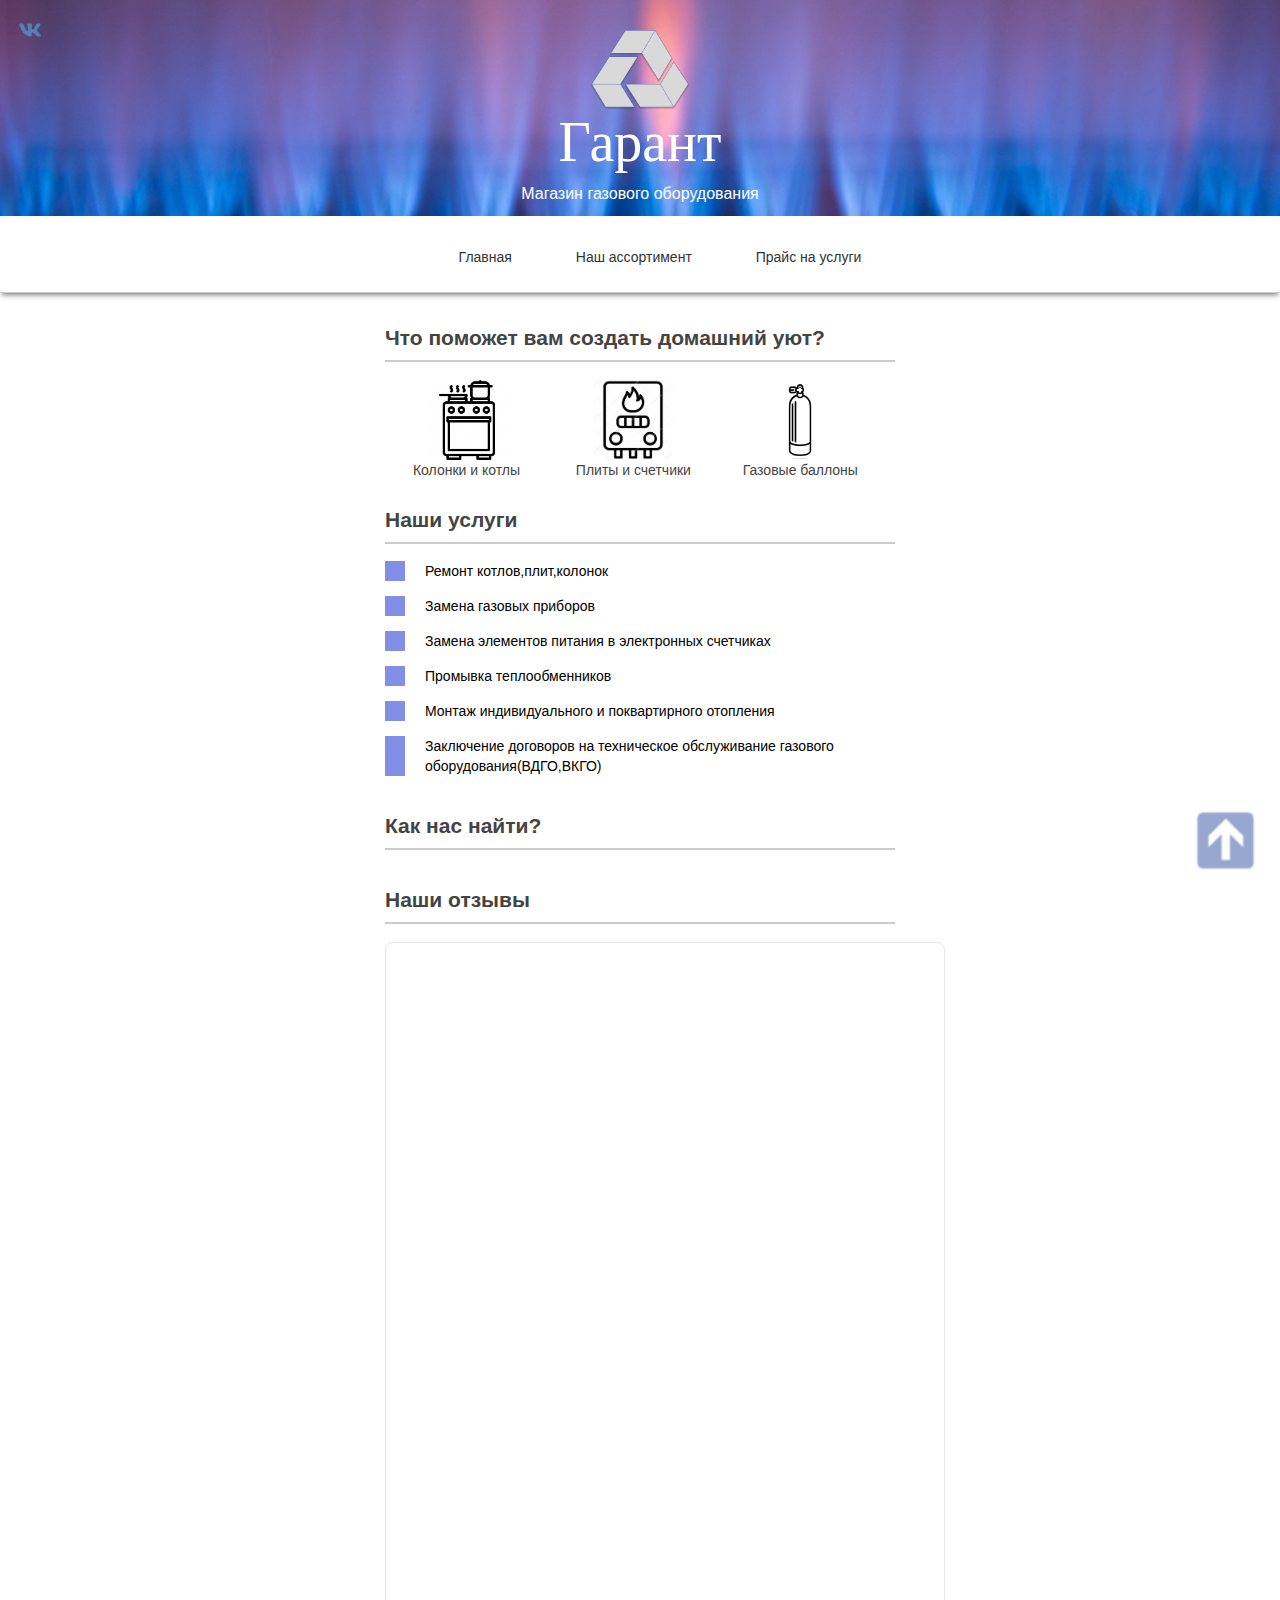
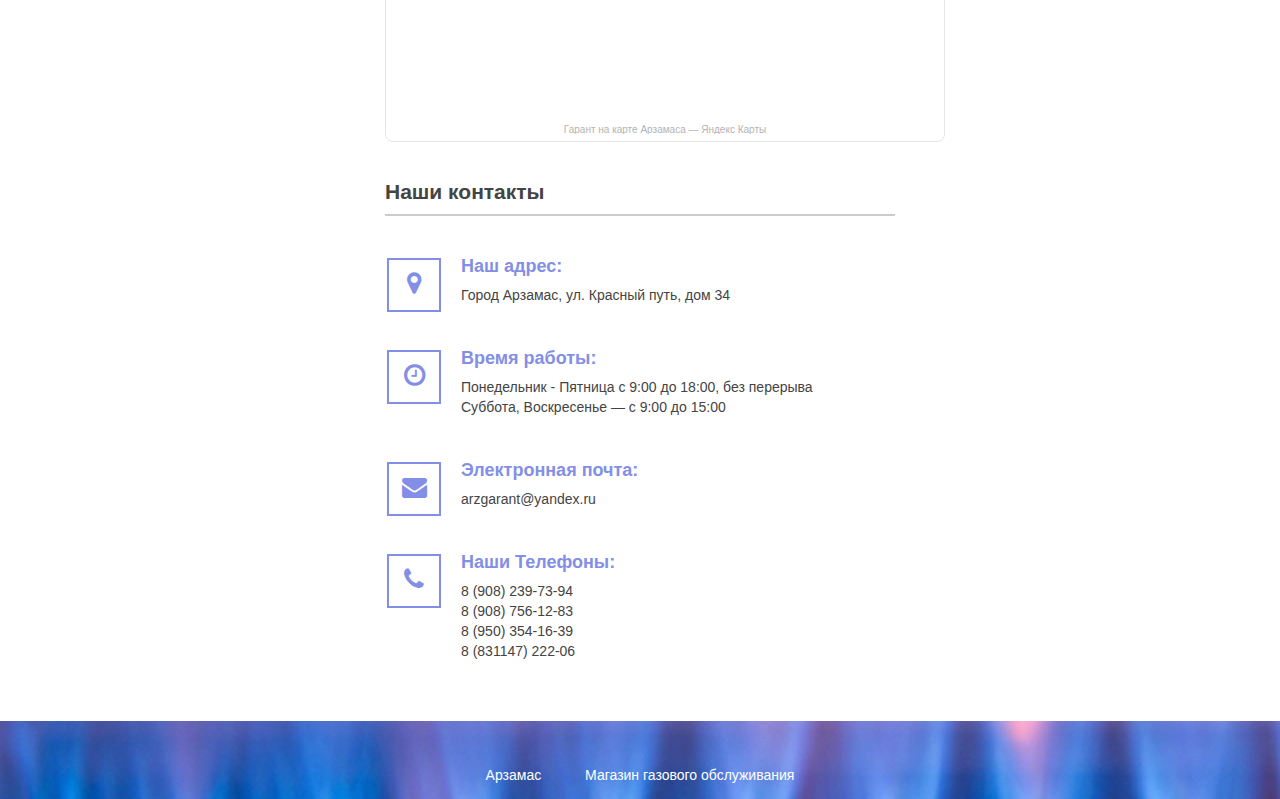
<file: index.html>
<!DOCTYPE html>
<html lang="ru">
  <head>
    <meta charset="utf-8">
    <title>Магазин газового оборудования</title>
    <link rel="stylesheet" href="style.css">
  </head>

  <body>
    <div>
      <a id="top"/>
    </div>

    <header class="site-header">
      <div class="container">
        <img src="Vector 1.png" width="100" height="80" align="center">
        <h1>Гарант</h1>
        <p>Магазин газового оборудования</p>
      </div>
      <nav>
        <div class="container134"> 
          <ul>
            <li><a href="#">Главная</a></li>
            <li><a href="index2.html">Наш ассортимент</a></li> 
            <li><a href="index3.html">Прайс на услуги</a></li> 
          </ul> 
        </div> 
      </nav> 
    </header>

    <div><a href="#top" class="idTop">
      <img src="l.png"/></a>
    </div>

    <section class="features">
      <h2>Что поможет вам создать домашний уют?</h2>
      <p class="feature-furniture">Колонки и котлы</p>
      <p class="feature-lighting">Плиты и счетчики</p>
      <p class="feature-accessories">Газовые баллоны</p>
    </section>

    <section class="advantages">
      <h2>Наши услуги</h2>
      <ul class="advantages-list">
        <li class="advantages-item">Ремонт котлов,плит,колонок</li>
        <li class="advantages-item standard">Замена газовых приборов</li>
        <li class="advantages-item standard">Замена элементов питания в электронных счетчиках</li>
        <li class="advantages-item vip">Промывка теплообменников</li>
        <li class="advantages-item vip">Монтаж индивидуального и поквартирного отопления</li>
        <li class="advantages-item vip">Заключение договоров на техническое обслуживание газового оборудования(ВДГО,ВКГО)</li>
      </ul>
    </section>

    <section class="advantages">
      <h2>Как нас найти?</h2>
      <script type="text/javascript" charset="utf-8" async src="https://api-maps.yandex.ru/services/constructor/1.0/js/?um=constructor%3A395480c375432c09063eaa8d636b8ddd0891d21f31b49fb702e4d923dcc974ac&amp;width=500&amp;height=400&amp;lang=ru_RU&amp;scroll=true"></script>
    </section>

    <section class="advantages">
      <h2>Наши отзывы</h2>
      <div style="width:560px;height:800px;overflow:hidden;position:relative;">
        <iframe style="width:100%;height:100%;border:1px solid #e6e6e6;border-radius:8px;box-sizing:border-box" src="https://yandex.ru/maps-reviews-widget/58921623613?comments"></iframe>
        <a href="https://yandex.ru/maps/org/garant/58921623613/" target="_blank" style="box-sizing:border-box;text-decoration:none;color:#b3b3b3;font-size:10px;font-family:YS Text,sans-serif;padding:0 20px;position:absolute;bottom:8px;width:100%;text-align:center;left:0;overflow:hidden;text-overflow:ellipsis;display:block;max-height:14px;white-space:nowrap;padding:0 16px;box-sizing:border-box">Гарант на карте Арзамаса — Яндекс Карты</a>
      </div>
    </section>

    <section class="advantages">
      <h2>Наши контакты</h2>
   <div class="wrapper">

    <div class="ico-wrap"> <i class="fa fa-map-marker ico-contact"></i>
    </div>
    <div class="descript-wrapper">
        <h4 class="aio-icon-title">Наш адрес:</h4>
        <div class="aio-icon-description">
            Город Арзамас, ул. Красный путь, дом 34</div>
    </div>

    <span class="clearfix"></span>

    <div class="ico-wrap"> <i class="fa fa-clock-o ico-contact"></i>
    </div>
    <div class="descript-wrapper">
        <h4 class="aio-icon-title">Время работы:</h4>
        <div class="aio-icon-description">
            Понедельник - Пятница с 9:00 до 18:00, без перерыва
            <br>Суббота, Воскресенье — с 9:00 до 15:00 </div>
    </div>

    <span class="clearfix"></span>

    <div class="ico-wrap">
        <i class="fa fa-envelope ico-contact"></i>
    </div>
    <div class="descript-wrapper">
        <h4 class="aio-icon-title">Электронная почта:</h4>
        <div class="aio-icon-description"> arzgarant@yandex.ru </div>
    </div>

    <span class="clearfix"></span>

    <div class="ico-wrap">
        <i class="fa fa-phone ico-contact"></i>
    </div>
    <div class="descript-wrapper">
        <h4 class="aio-icon-title">Наши Телефоны:</h4>
        <div class="aio-icon-description">
            8 (908) 239-73-94
            <br>8 (908) 756-12-83
            <br>8 (950) 354-16-39
            <br>8 (831147) 222-06</div>
    </div>

    <span class="clearfix"></span>

</div>
    </section>

    <footer class="site-footer">
      <ul class="social-icons-1">
        <a href="https://vk.com/arzgarant"><img src="48.png" align="center" alt="Подписывайся:)"/></a>
      </ul>
      <div class="container">
        <p>Арзамас</p>
        <p>Магазин газового обслуживания</p>
      </div>
    </footer>
  </body>
</html>
</file>
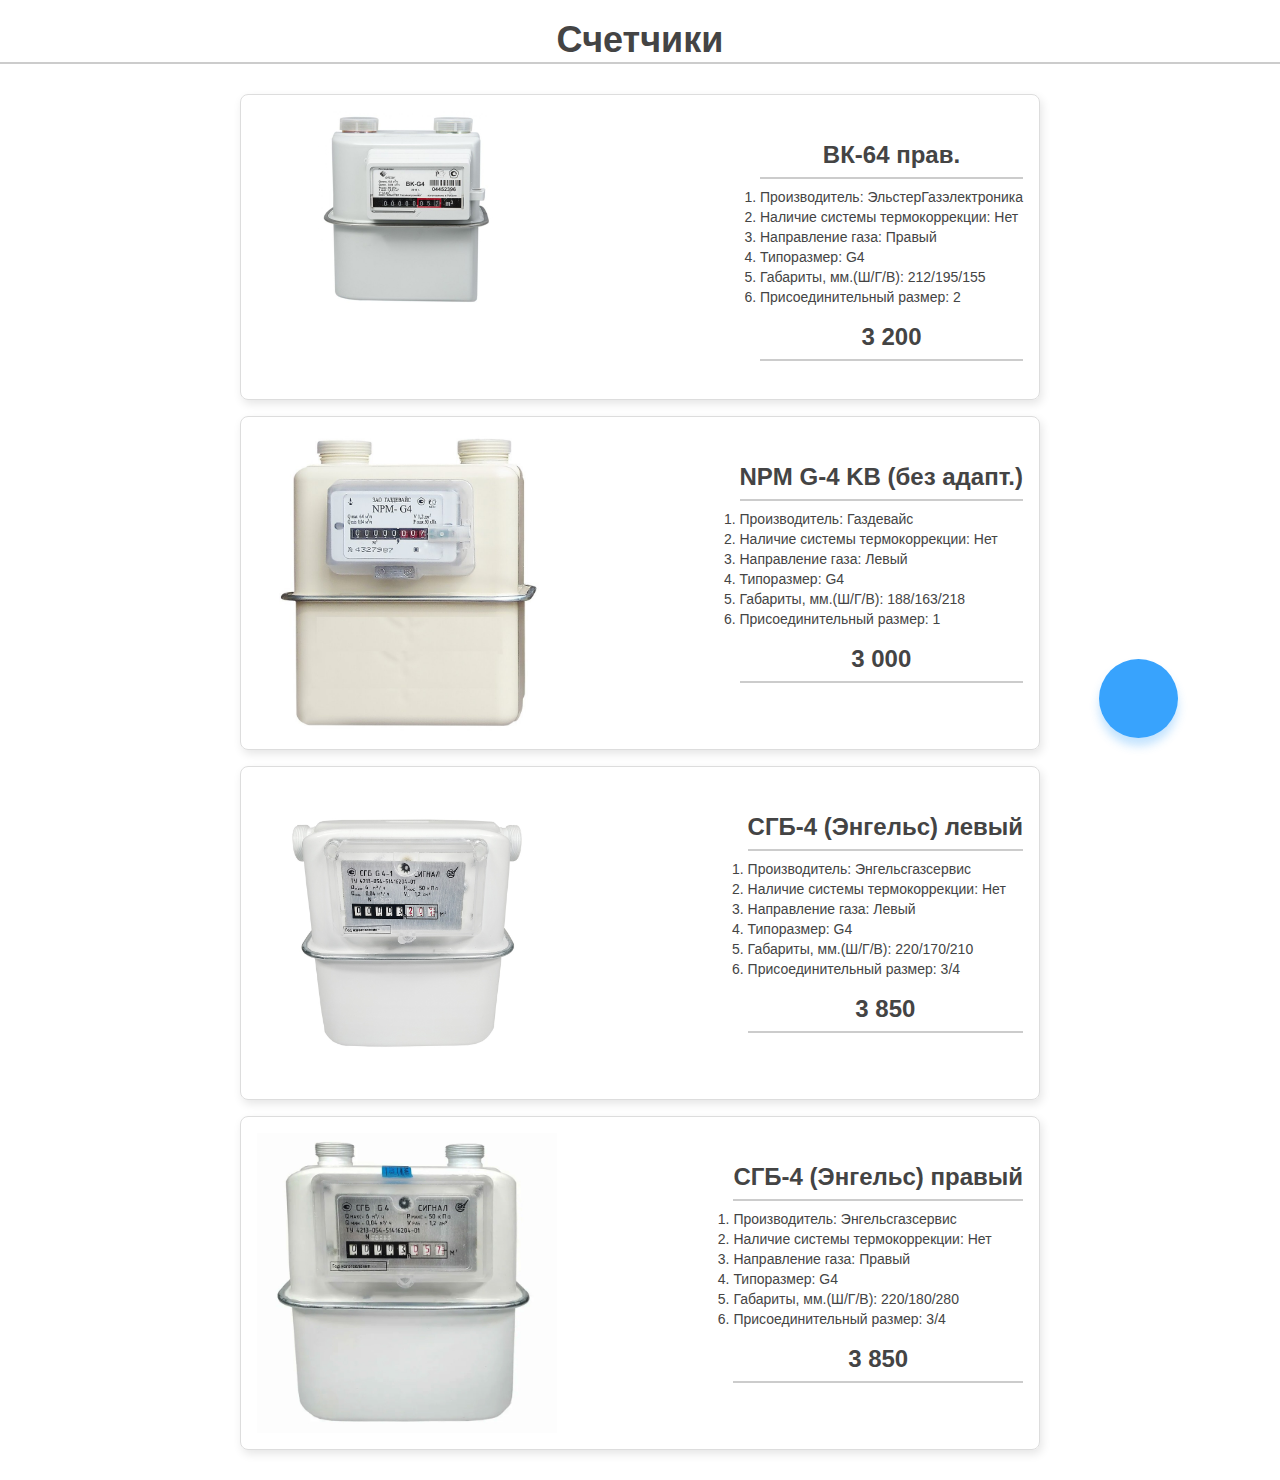
<file: index10.html>
<!DOCTYPE html>
<html lang="ru">
  <head>
    <meta charset="utf-8">
    <title>Счетчики</title>
    <link rel="stylesheet" href="style4.css">
  </head>

  <body>
    <header>
      <h2>Счетчики</h2>
    </header>
    <a href="tel:+79082397394" rel="nofollow ugc">
      <div class="callback-bt">
        <div class="text-call">
          <span>Позвоните<br>нам</span>
        </div>
      </div>
    </a>
    <section class="features">
      <div class="card">
        <div class="product-card">
          <img src="вк64.jpg" alt="Product Image">
          <ol>
            <h2>ВК-64 прав.</h2>
            <li>Производитель: ЭльстерГазэлектроника</li>
            <li>Наличие системы термокоррекции: Нет</li>
            <li>Направление газа: Правый</li>
            <li>Типоразмер: G4 </li>
            <li>Габариты, мм.(Ш/Г/В): 212/195/155</li>
            <li>Присоединительный размер: 2</li>
            <h2>3 200</h2>
          </ol>
        </div>
      </div>

      <div class="card">
        <div class="product-card">
          <img src="npm.jpg" alt="Product Image">
          <ol>
            <h2>NPM G-4 KB (без адапт.)</h2>
            <li>Производитель: Газдевайс</li>
            <li>Наличие системы термокоррекции: Нет</li>
            <li>Направление газа: Левый</li>
            <li>Типоразмер: G4</li>
            <li>Габариты, мм.(Ш/Г/В): 188/163/218 </li>
            <li>Присоединительный размер: 1</li>
            <h2>3 000</h2>
          </ol>
        </div>
      </div>

      <div class="card">
        <div class="product-card">
          <img src="сгб.jpg" alt="Product Image">
          <ol>
            <h2>СГБ-4 (Энгельс) левый</h2>
            <li>Производитель: Энгельсгазсервис</li>
            <li>Наличие системы термокоррекции: Нет</li>
            <li>Направление газа: Левый</li>
            <li>Типоразмер: G4</li>
            <li>Габариты, мм.(Ш/Г/В): 220/170/210 </li>
            <li>Присоединительный размер: 3/4</li>
            <h2>3 850</h2>
          </ol>
        </div>
      </div>

       <div class="card">
        <div class="product-card">
          <img src="сгбпр.jpg" alt="Product Image">
          <ol>
            <h2>СГБ-4 (Энгельс) правый</h2>
            <li>Производитель: Энгельсгазсервис</li>
            <li>Наличие системы термокоррекции: Нет</li>
            <li>Направление газа: Правый</li>
            <li>Типоразмер: G4</li>
            <li>Габариты, мм.(Ш/Г/В): 220/180/280 </li>
            <li>Присоединительный размер: 3/4</li>
            <h2>3 850</h2>
          </ol>
        </div>
      </div>
    </section>
  </body>
</html>
</file>
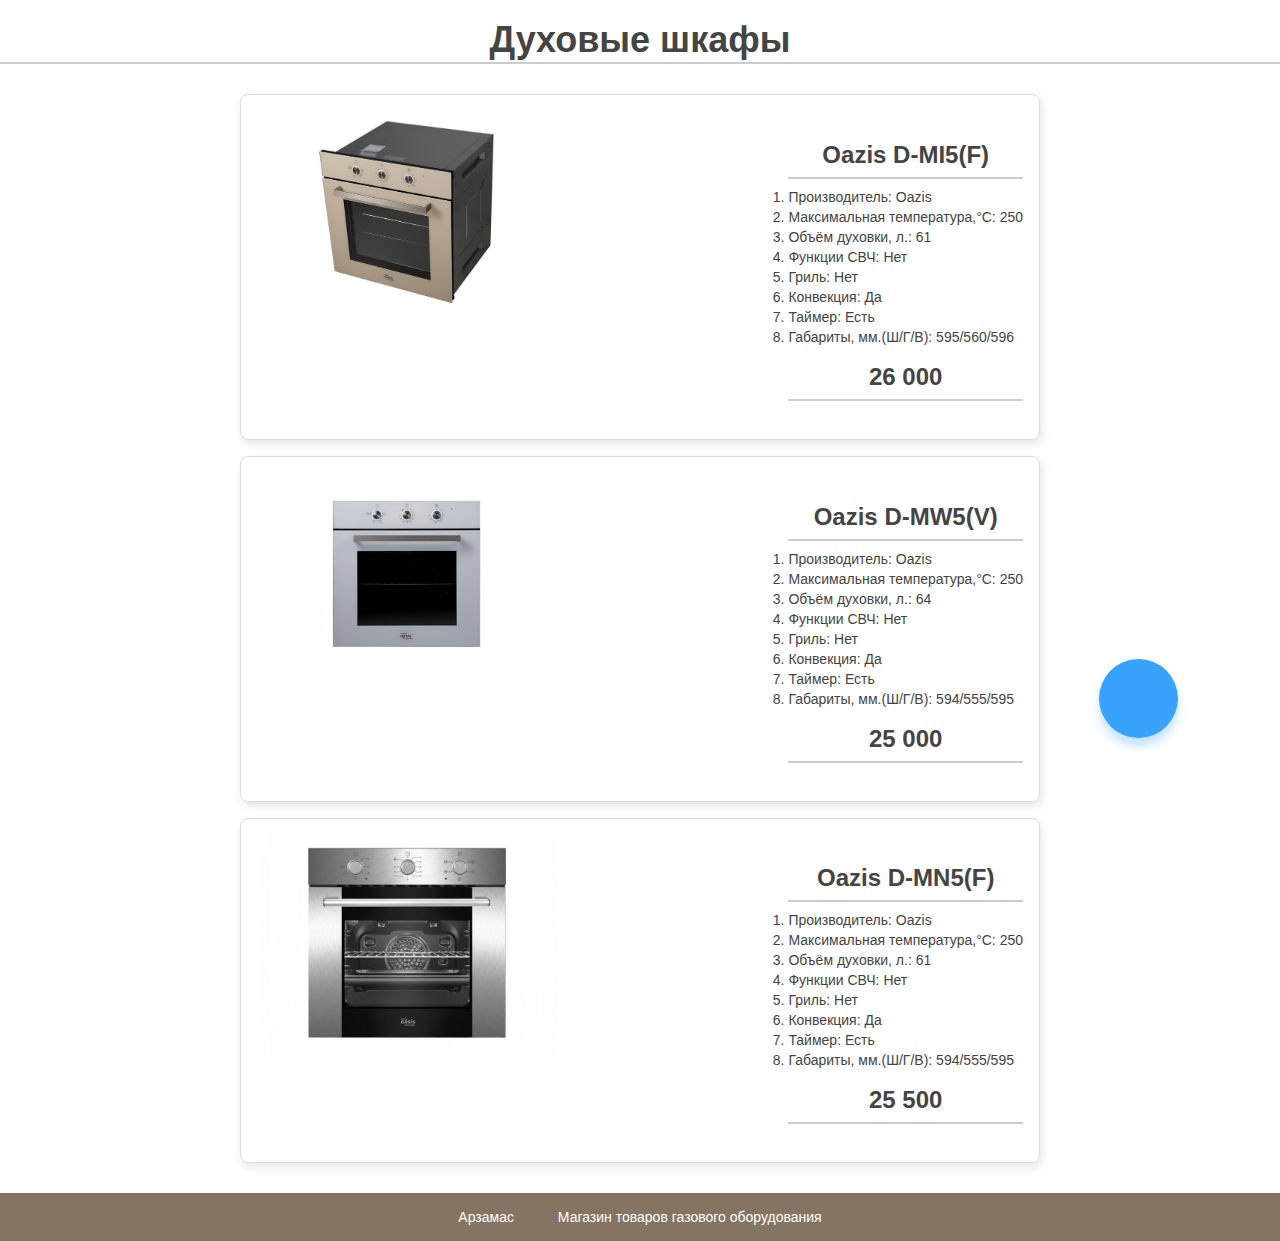
<file: index11.html>
<!DOCTYPE html>
<html lang="ru">
  <head>
    <meta charset="utf-8">
    <title>Духовые шкафы</title>
    <link rel="stylesheet" href="style4.css">
  </head>

  <body>
    <header>
      <h2>Духовые шкафы</h2>
    </header>
    <a href="tel:+79082397394" rel="nofollow ugc">
      <div class="callback-bt">
        <div class="text-call">
          <span>Позвоните<br>нам</span>
        </div>
      </div>
    </a>
    <section class="features">
      <div class="card">
        <div class="product-card">
          <img src="oazis1.jpg" alt="Product Image">
          <ol>
            <h2>Oazis D-MI5(F)</h2>
            <li>Производитель: Oazis</li>
            <li>Максимальная температура,°C: 250</li>
            <li>Объём духовки, л.: 61</li>
            <li>Функции СВЧ: Нет</li>
            <li>Гриль: Нет</li>
            <li>Конвекция: Да</li>
            <li>Таймер: Есть</li>
            <li>Габариты, мм.(Ш/Г/В): 595/560/596</li>
            <h2>26 000</h2>
          </ol>
        </div>
      </div>

      <div class="card">
        <div class="product-card">
          <img src="oazis2.jpg" alt="Product Image">
          <ol>
            <h2>Oazis D-MW5(V)</h2>
            <li>Производитель: Oazis</li>
            <li>Максимальная температура,°C: 250</li>
            <li>Объём духовки, л.: 64</li>
            <li>Функции СВЧ: Нет</li>
            <li>Гриль: Нет</li>
            <li>Конвекция: Да</li>
            <li>Таймер: Есть</li>
            <li>Габариты, мм.(Ш/Г/В): 594/555/595</li>
            <h2>25 000</h2>
          </ol>
        </div>
      </div>

      <div class="card">
        <div class="product-card">
          <img src="оазис3.jpg" alt="Product Image">
          <ol>
            <h2>Oazis D-MN5(F)</h2>
            <li>Производитель: Oazis</li>
            <li>Максимальная температура,°C: 250</li>
            <li>Объём духовки, л.: 61</li>
            <li>Функции СВЧ: Нет</li>
            <li>Гриль: Нет</li>
            <li>Конвекция: Да</li>
            <li>Таймер: Есть</li>
            <li>Габариты, мм.(Ш/Г/В): 594/555/595</li>
            <h2>25 500</h2>
          </ol>
        </div>
      </div>
    </section>

    <footer class="site-footer">
      <div class="container">
        <p>Арзамас</p>
        <p>Магазин товаров газового оборудования</p>
      </div>
    </footer>
  </body>
</html>
</file>
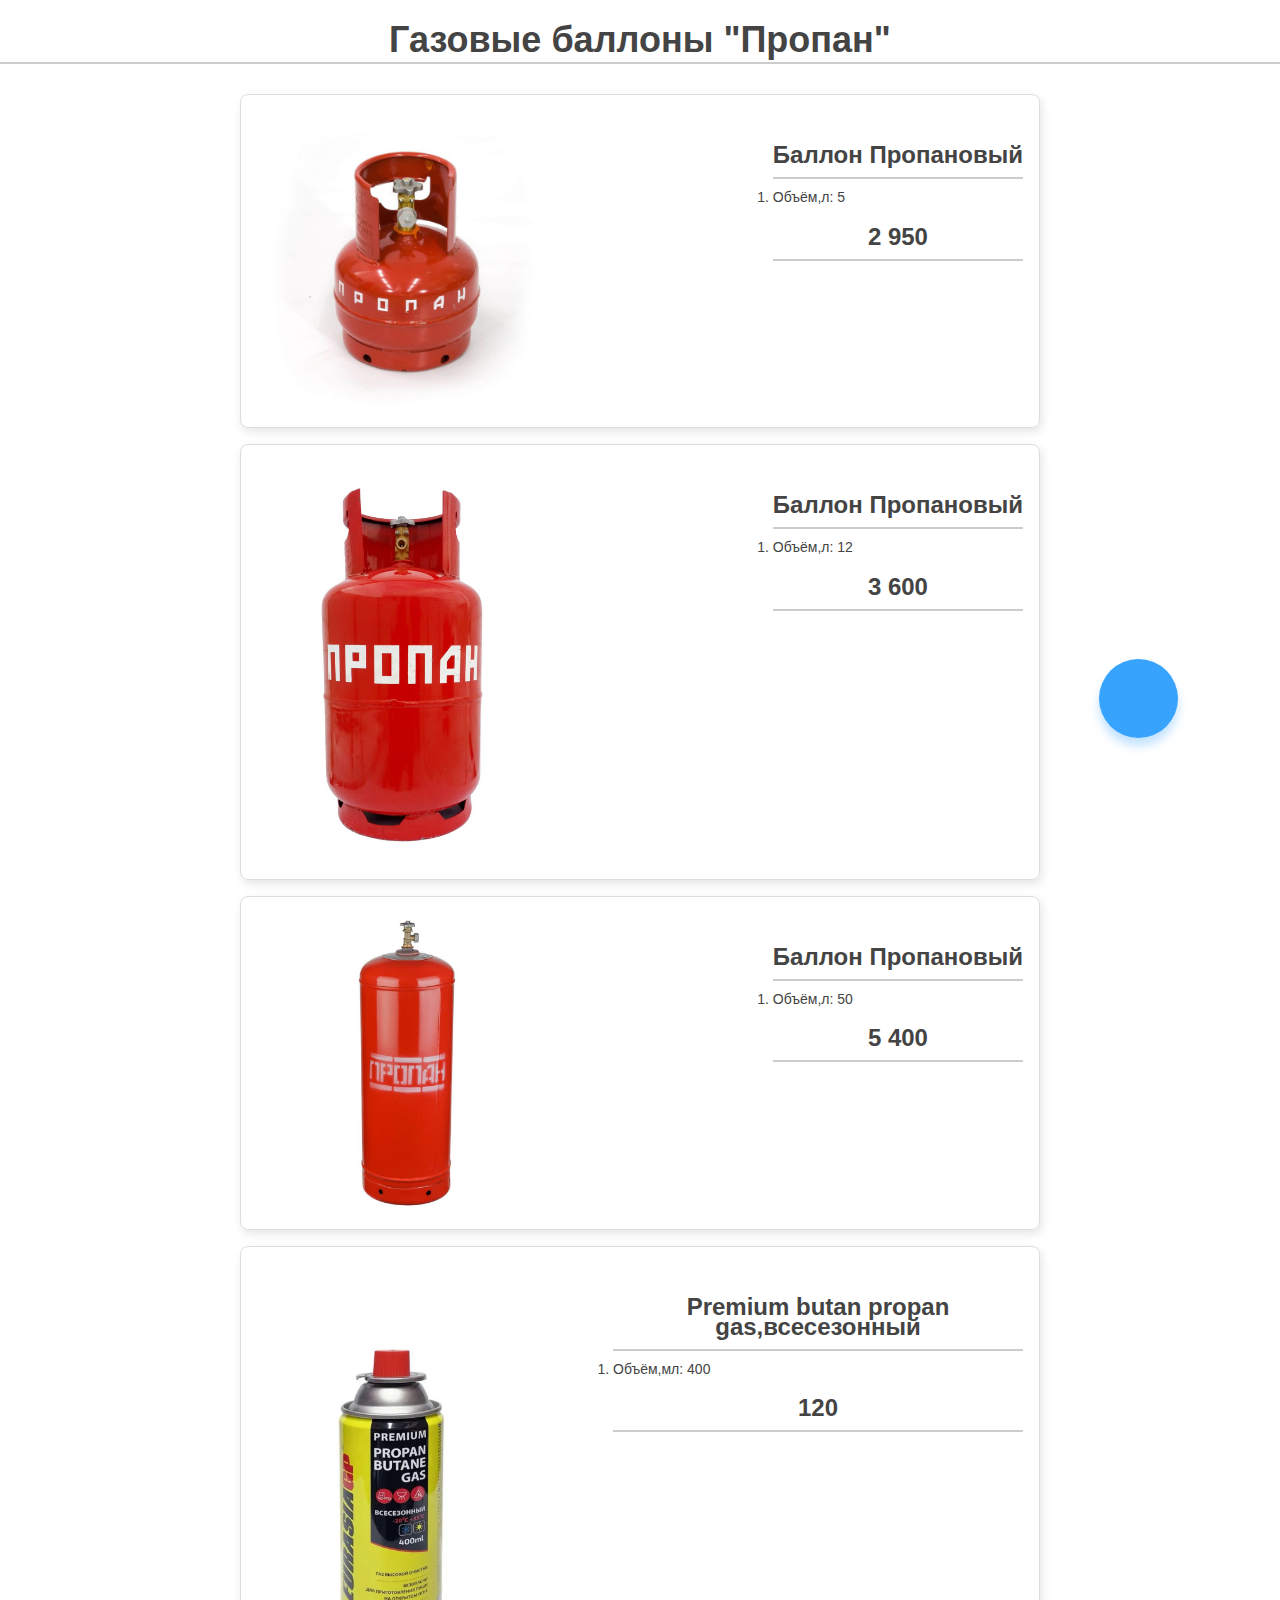
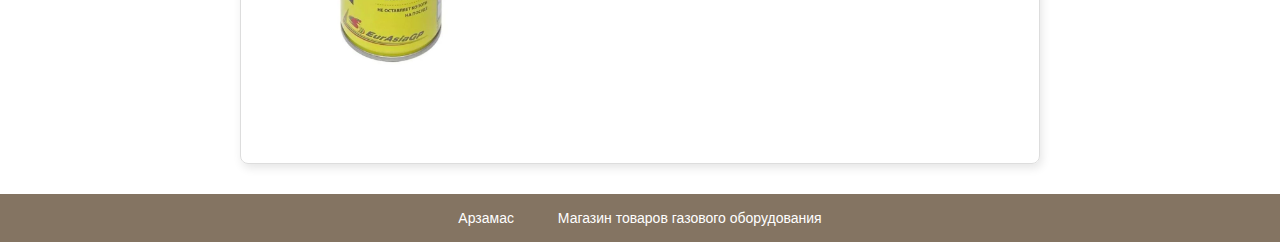
<file: index12.html>
<!DOCTYPE html>
<html lang="ru">
  <head>
    <meta charset="utf-8">
    <title>Газовые баллоны "Пропан"</title>
    <link rel="stylesheet" href="style4.css">
  </head>

  <body>
    <header>
      <h2>Газовые баллоны "Пропан"</h2>
    </header>
    <a href="tel:+79082397394" rel="nofollow ugc">
      <div class="callback-bt">
        <div class="text-call">
          <span>Позвоните<br>нам</span>
        </div>
      </div>
    </a>
    <section class="features">
      <div class="card">
        <div class="product-card">
          <img src="5лпропан.jpg" alt="Product Image">
          <ol>
            <h2>Баллон Пропановый</h2>
            <li>Объём,л: 5</li>
            <h2>2 950</h2>
          </ol>
        </div>
      </div>

      <div class="card">
        <div class="product-card">
          <img src="12лпропан.jpeg" alt="Product Image">
          <ol>
            <h2>Баллон Пропановый</h2>
            <li>Объём,л: 12</li>
            <h2>3 600</h2>
          </ol>
        </div>
      </div>

      <div class="card">
        <div class="product-card">
          <img src="50лпропан.jpg" alt="Product Image">
          <ol>
            <h2>Баллон Пропановый</h2>
            <li>Объём,л: 50</li>
            <h2>5 400</h2>
          </ol>
        </div>
      </div>

      <div class="card">
        <div class="product-card">
          <img src="баллончикноунейм.jpg" alt="Product Image">
          <ol>
            <h2>Premium butan propan gas,всесезонный</h2>
            <li>Объём,мл: 400</li>
            <h2>120</h2>
          </ol>
        </div>
      </div>
    </section>

    <footer class="site-footer">
      <div class="container">
        <p>Арзамас</p>
        <p>Магазин товаров газового оборудования</p>
      </div>
    </footer>
  </body>
</html>
</file>
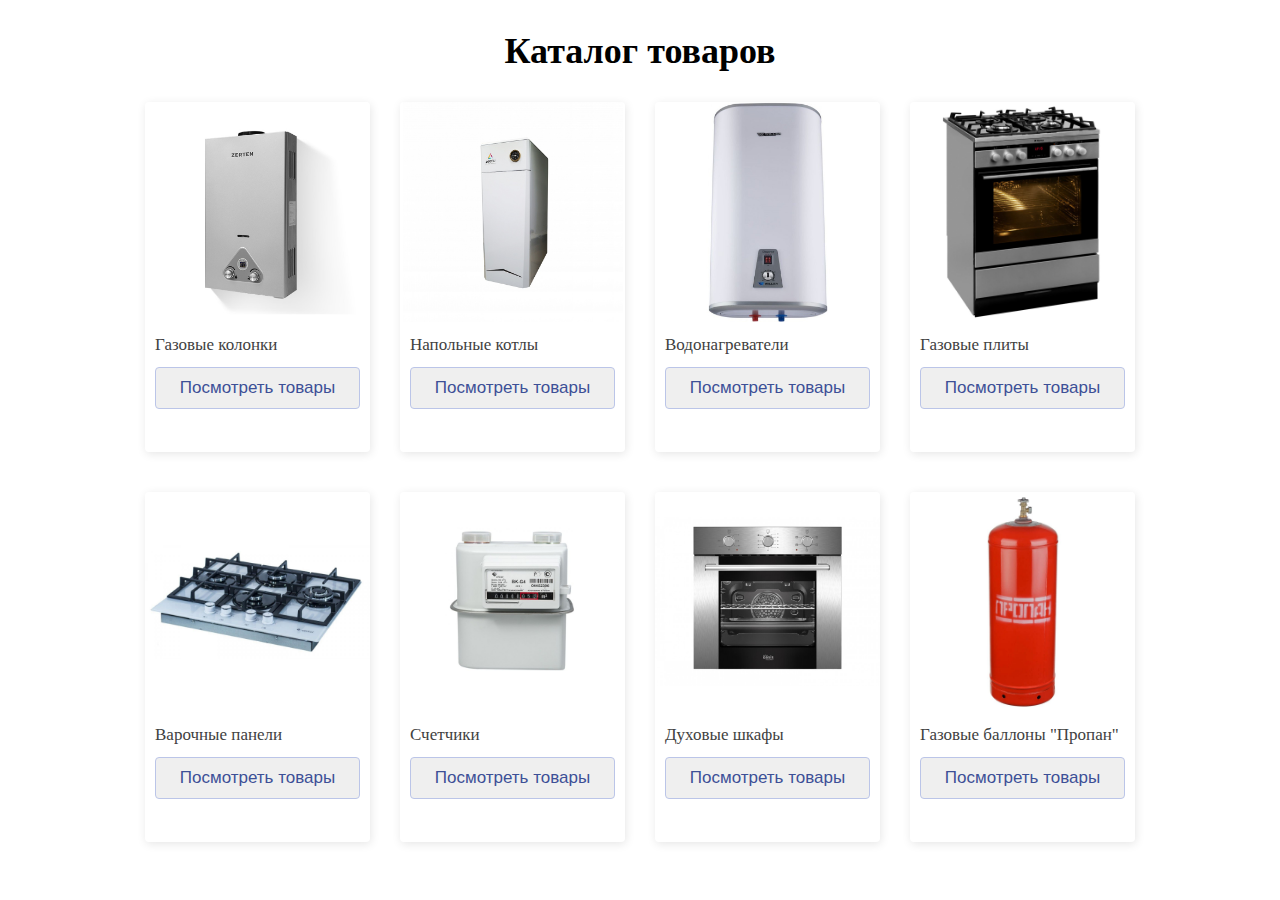
<file: index2.html>
<!DOCTYPE html>
<html lang="ru">
  <head>
  	<meta charset="utf-8">
  	<title>Магазин газового оборудования</title>
  	<link rel="stylesheet" href="style2.css">
  </head>
  <body>
    <header>
      <h2>Каталог товаров</h2>
    </header>
    <!-- Сетка карточек товаров -->
    <div class="cards">

      <div class="card">
        <div class="card__top">
          <a href="#" class="card__image">
            <img src="газовая колонка гл.jpg" alt="Газовые колонки"/>
          </a>
        </div>
        <div class="card__bottom">
          <a href="index4.html" class="card__title">Газовые колонки</a>
          <a href="index4.html"><button class="card__add">Посмотреть товары</button></a>
        </div>
      </div>

      <div class="card">
        <div class="card__top">
          <a href="#" class="card__image">
            <img src="напольный котел.jpg" alt="Напольные котлы"/>
          </a>
        </div>
        <div class="card__bottom">
          <a href="index6.html" class="card__title">Напольные котлы</a>
          <a href="index6.html"><button class="card__add">Посмотреть товары</button></a>
        </div>
      </div>

      <div class="card">
        <div class="card__top">
          <a href="#" class="card__image">
            <img src="водонагреватель.jpg" alt="Водонагреватели"/>
          </a>
        </div>
        <div class="card__bottom">
          <a href="index7.html" class="card__title">Водонагреватели</a>
          <a href="index7.html"><button class="card__add">Посмотреть товары</button></a>
        </div>
      </div>

      <div class="card">
        <div class="card__top">
          <a href="#" class="card__image">
            <img src="газовая плита.jpg" alt="Газовые плиты"/>
          </a>
        </div>
        <div class="card__bottom">
          <a href="index8.html" class="card__title">Газовые плиты</a>
          <a href="index8.html"><button class="card__add">Посмотреть товары</button></a>
        </div>
      </div>

      <div class="card">
        <div class="card__top">
          <a href="#" class="card__image">
            <img src="варрочная панель.jpg" alt="Варочные панели">
          </a>
        </div>
        <div class="card__bottom">
          <a href="index9.html" class="card__title">Варочные панели</a>
          <a href="index9.html"><button class="card__add">Посмотреть товары</button></a>
        </div>
      </div>

      <div class="card">
        <div class="card__top">
          <a href="#" class="card__image">
            <img src="вк64.jpg" alt="Счетчики"/>
          </a>
        </div>
        <div class="card__bottom">
          <a href="index10.html" class="card__title">Счетчики</a>
          <a href="index10.html"><button class="card__add">Посмотреть товары</button></a>
        </div>
      </div>

      <div class="card">
        <div class="card__top">
          <a href="#" class="card__image">
            <img src="оазис3.jpg" alt="Духовые шкафы">
          </a>
        </div>
        <div class="card__bottom">
          <a href="index11.html" class="card__title">Духовые шкафы</a>
          <a href="index11.html"><button class="card__add">Посмотреть товары</button></a>
        </div>
      </div>

      <div class="card">
        <div class="card__top">
          <a href="#" class="card__image">
            <img src="газовый баллон.jpg" alt="Газовые баллоны Пропан"/>
          </a>
        </div>
        <div class="card__bottom">
          <a href="index12.html" class="card__title">Газовые баллоны "Пропан"</a>
          <a href="index12.html"><button class="card__add">Посмотреть товары</button></a>
        </div>
      </div>
    </div>
	</body> 
</html>
</file>
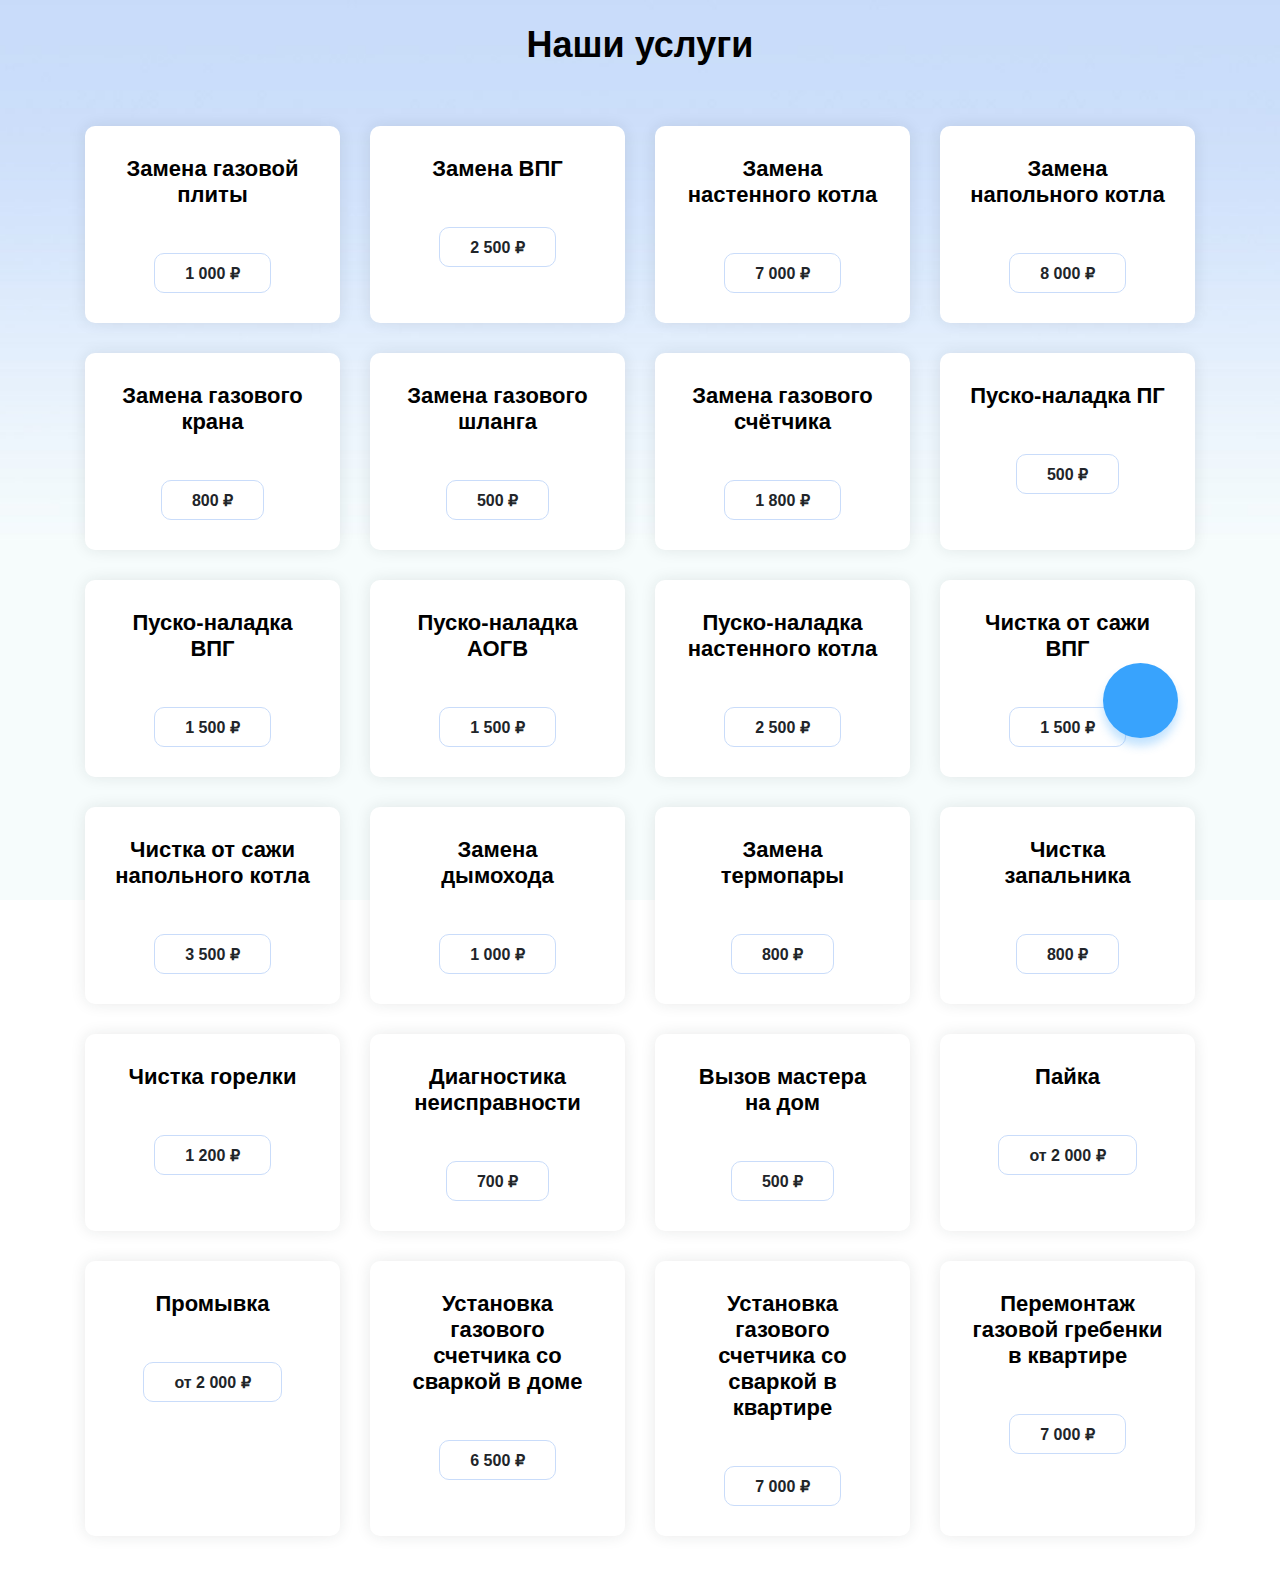
<file: index3.html>
<!DOCTYPE html>
<html lang="en">
  <head>
    <meta charset="UTF-8">
    <title>Прайс на услуги</title>
    <link rel="stylesheet" href="style3.css">
  </head>
  <header>
    <h1>Наши услуги</h1>
  </header>
  <body>  
    <a href="tel:+79082397394" rel="nofollow ugc">
      <div class="callback-bt">
        <div class="text-call">
          <span>Позвоните<br>нам</span>
        </div>
      </div>
    </a>

    <div class="section"> <!-- Основная секция -->
      <div class="container"> <!-- Основной контейнер -->
        <div class="catalog"> <!-- Блок каталога -->
          <div class="catalog__flex"> <!-- Родитеский блок сетки -->
            <div class="catalog__col">
              <div class="catalog__card card">
                <div class="card__title">Замена газовой плиты</div>
                <div class="card__button"><a href="">1 000 ₽</a></div>
              </div>
            </div>
            <div class="catalog__col">
              <div class="catalog__card card">
                <div class="card__title">Замена ВПГ</div>
                <div class="card__button"><a href="">2 500 ₽</a></div>
              </div>
            </div>
            <div class="catalog__col">
              <div class="catalog__card card">
                <div class="card__title">Замена настенного котла</div>
                <div class="card__button"><a href="">7 000 ₽</a></div>
              </div>
            </div>
            <div class="catalog__col">
              <div class="catalog__card card">
                <div class="card__title">Замена напольного котла</div>
                <div class="card__button"><a href="">8 000 ₽</a></div>
              </div>
            </div>
            <div class="catalog__col">
              <div class="catalog__card card">
                <div class="card__title">Замена газового крана</div>
                <div class="card__button"><a href="">800 ₽</a></div>
              </div>
            </div>
            <div class="catalog__col">
              <div class="catalog__card card">
                <div class="card__title">Замена газового шланга</div>
                <div class="card__button"><a href="">500 ₽</a></div>
              </div>
            </div>
            <div class="catalog__col">
              <div class="catalog__card card">
                <div class="card__title">Замена газового счётчика</div>
                <div class="card__button"><a href="">1 800 ₽</a></div>
              </div>
            </div>
            <div class="catalog__col">
              <div class="catalog__card card">
                <div class="card__title">Пуско-наладка ПГ</div>
                <div class="card__button"><a href="">500 ₽</a></div>
              </div>
            </div>
            <div class="catalog__col">
              <div class="catalog__card card">
                <div class="card__title">Пуско-наладка ВПГ</div>
                <div class="card__button"><a href="">1 500 ₽</a></div>
              </div>
            </div>
            <div class="catalog__col">
              <div class="catalog__card card">
                <div class="card__title">Пуско-наладка АОГВ</div>
                <div class="card__button"><a href="">1 500 ₽</a></div>
              </div>
            </div>
            <div class="catalog__col">
              <div class="catalog__card card">
                <div class="card__title">Пуско-наладка настенного котла</div>
                <div class="card__button"><a href="">2 500 ₽</a></div>
              </div>
            </div>
            <div class="catalog__col">
              <div class="catalog__card card">
                <div class="card__title">Чистка от сажи ВПГ</div>
                <div class="card__button"><a href="">1 500 ₽</a></div>
              </div>
            </div>
            <div class="catalog__col">
              <div class="catalog__card card">
                <div class="card__title">Чистка от сажи напольного котла</div>
                <div class="card__button"><a href="">3 500 ₽</a></div>
              </div>
            </div>
            <div class="catalog__col">
              <div class="catalog__card card">
                <div class="card__title">Замена дымохода</div>
                <div class="card__button"><a href="">1 000 ₽</a></div>
              </div>
            </div>
            <div class="catalog__col">
              <div class="catalog__card card">
                <div class="card__title">Замена термопары</div>
                <div class="card__button"><a href="">800 ₽</a></div>
              </div>
            </div>
            <div class="catalog__col">
              <div class="catalog__card card">
                <div class="card__title">Чистка запальника</div>
                <div class="card__button"><a href="">800 ₽</a></div>
              </div>
            </div>
            <div class="catalog__col">
              <div class="catalog__card card">
                <div class="card__title">Чистка горелки</div>
                <div class="card__button"><a href="">1 200 ₽</a></div>
              </div>
            </div>
            <div class="catalog__col">
              <div class="catalog__card card">
                <div class="card__title">Диагностика неисправности</div>
                <div class="card__button"><a href="">700 ₽</a></div>
              </div>
            </div>
            <div class="catalog__col">
              <div class="catalog__card card">
                <div class="card__title">Вызов мастера на дом</div>
                <div class="card__button"><a href="">500 ₽</a></div>
              </div>
            </div>
            <div class="catalog__col">
              <div class="catalog__card card">
                <div class="card__title">Пайка</div>
                <div class="card__button"><a href="">от 2 000 ₽</a></div>
              </div>
            </div>
            <div class="catalog__col">
              <div class="catalog__card card">
                <div class="card__title">Промывка</div>
                <div class="card__button"><a href="">от 2 000 ₽</a></div>
              </div>
            </div>
            <div class="catalog__col">
              <div class="catalog__card card">
                <div class="card__title">Установка газового счетчика со сваркой в доме</div>
                <div class="card__button"><a href="">6 500 ₽</a></div>
              </div>
            </div>
            <div class="catalog__col">
              <div class="catalog__card card">
                <div class="card__title">Установка газового счетчика со сваркой в квартире</div>
                <div class="card__button"><a href="">7 000 ₽</a></div>
              </div>
            </div>
            <div class="catalog__col">
              <div class="catalog__card card">
                <div class="card__title">Перемонтаж газовой гребенки в квартире</div>
                <div class="card__button"><a href="">7 000 ₽</a></div>
              </div>
            </div>
          </div>
        </div>
      </div>
    </div>
  </body>
</html>
</file>
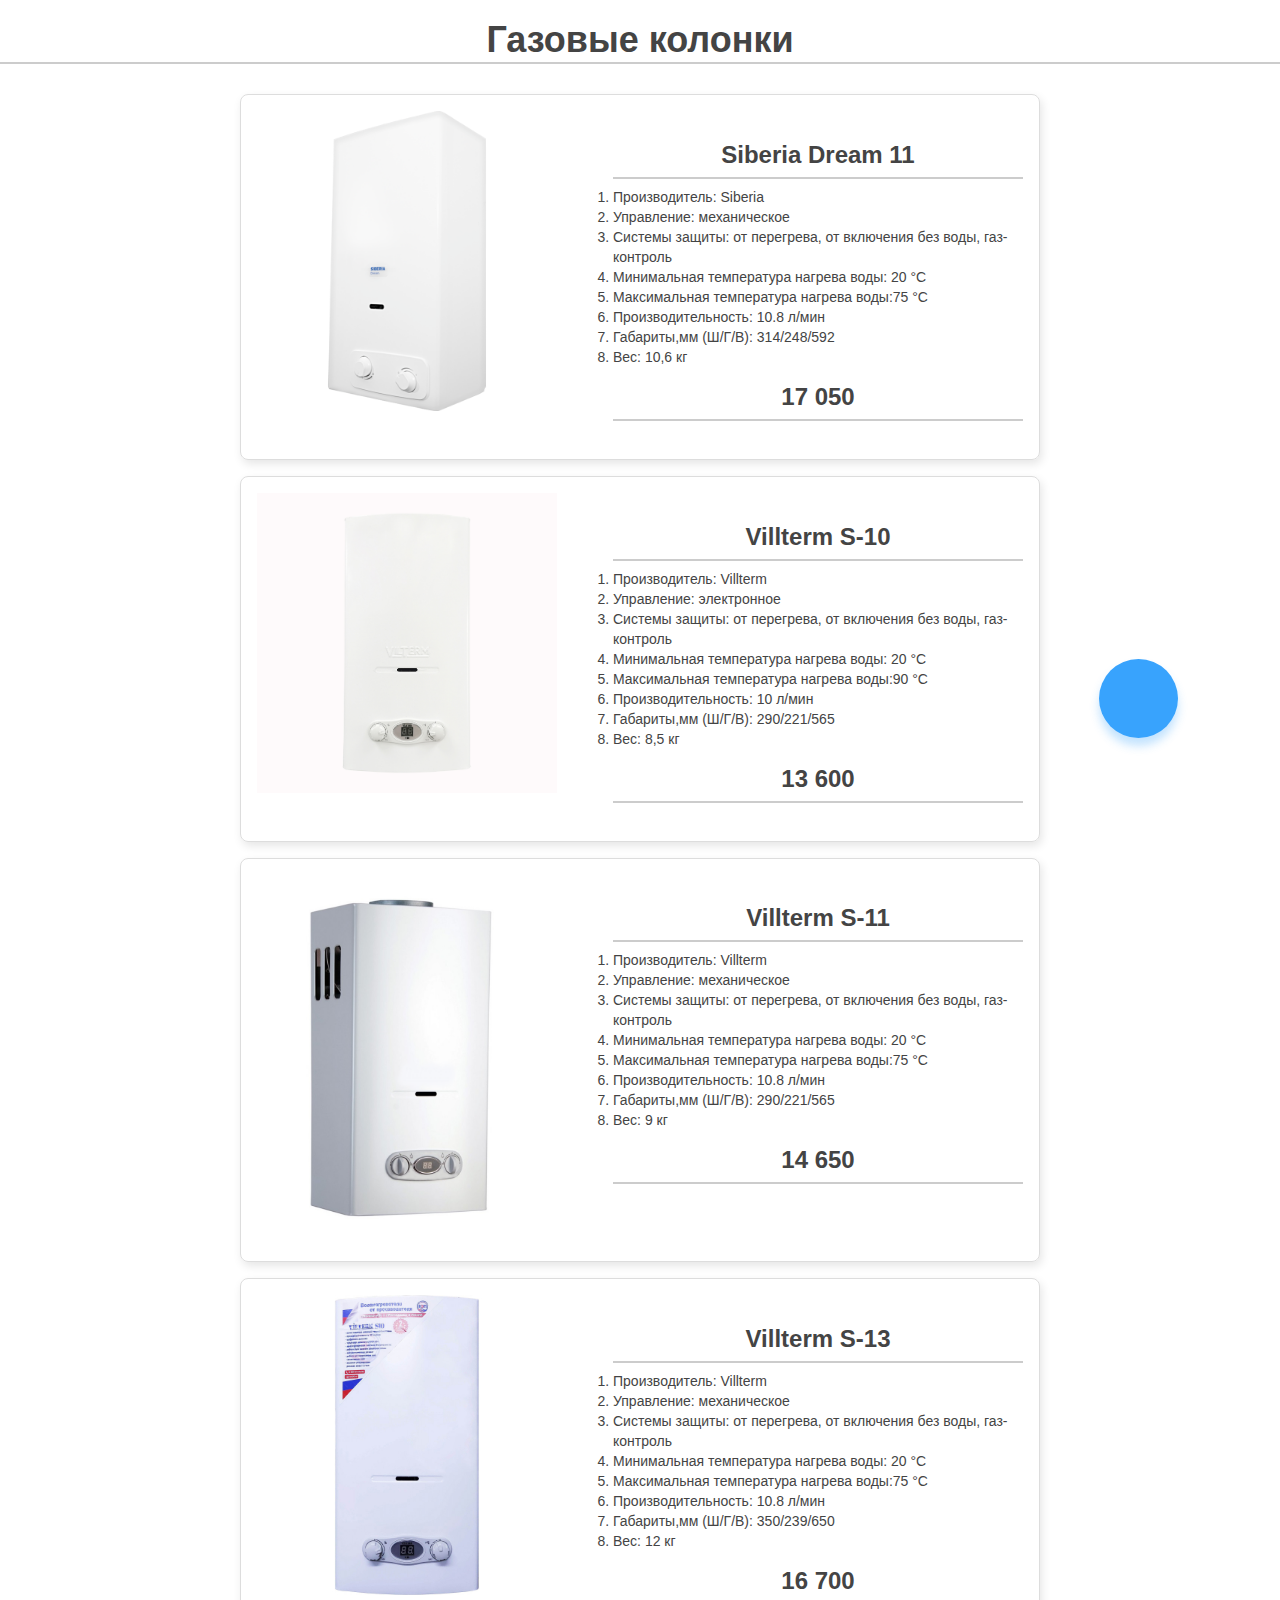
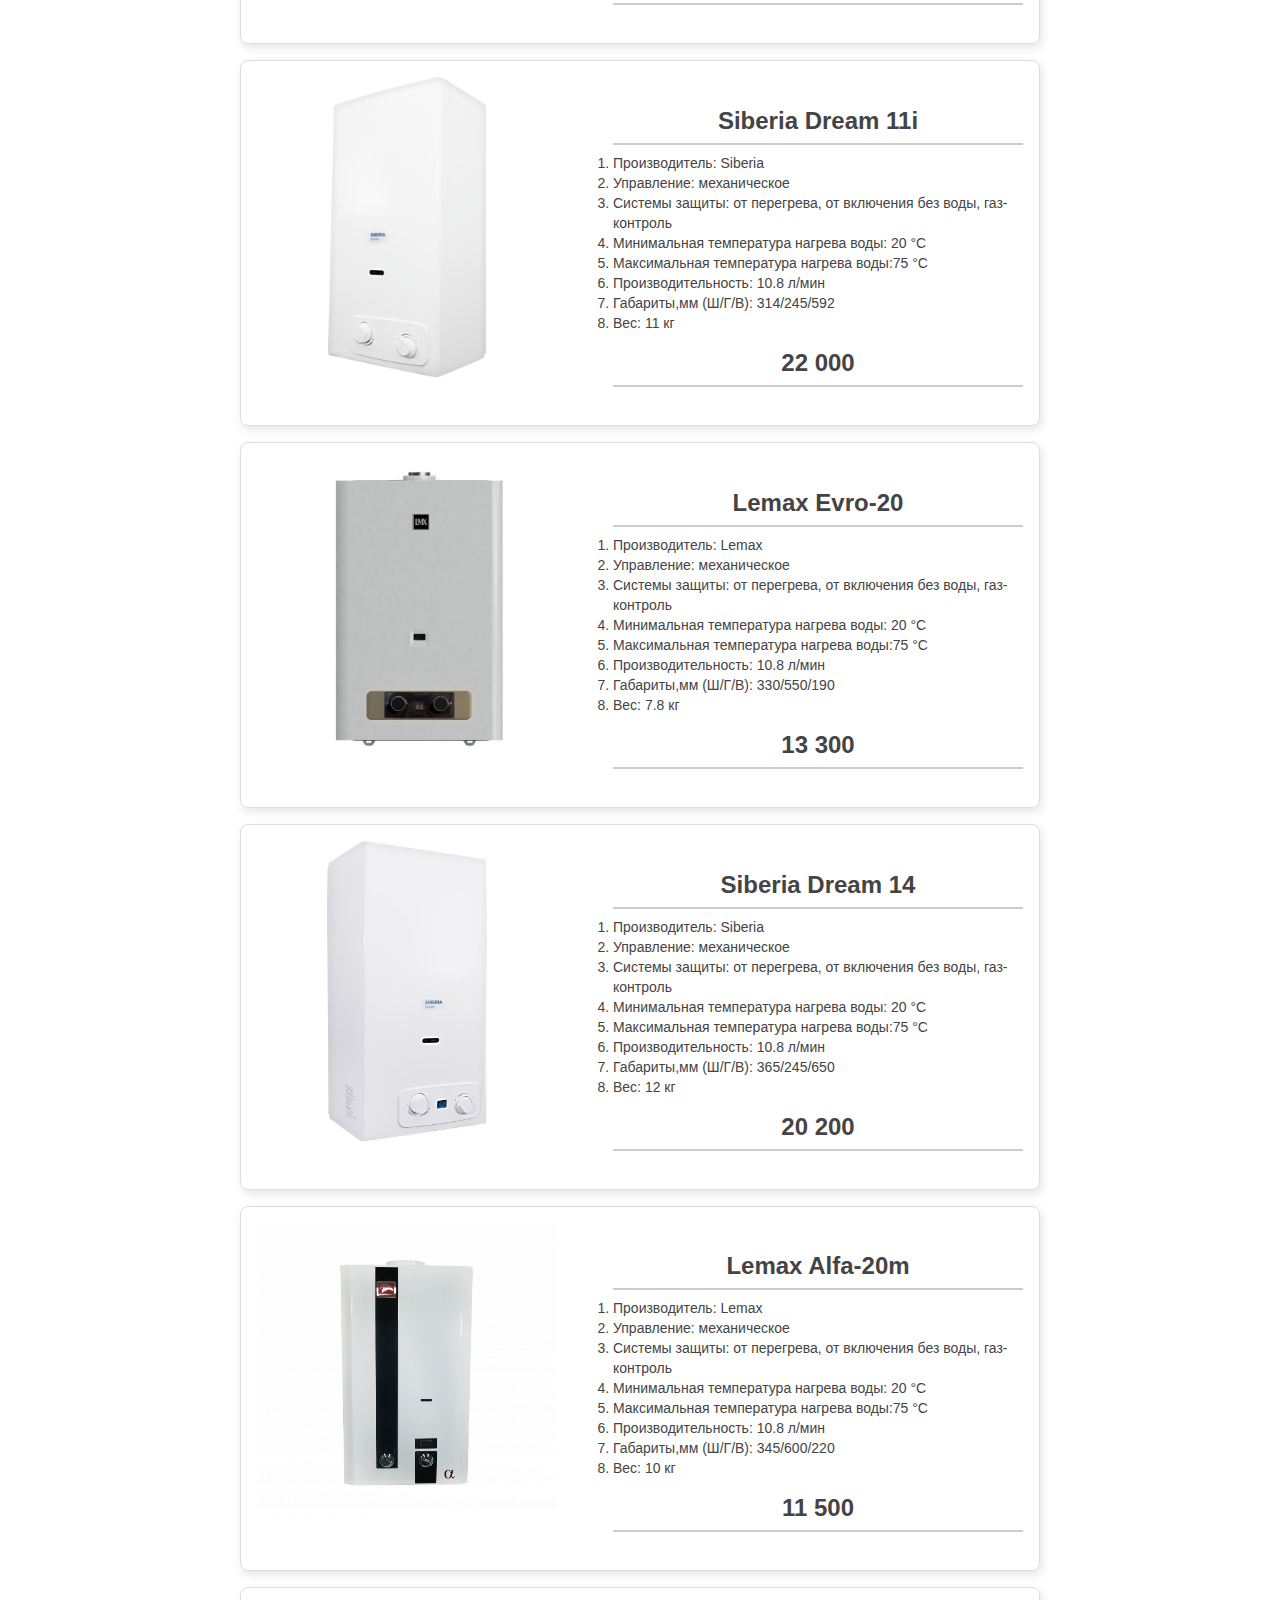
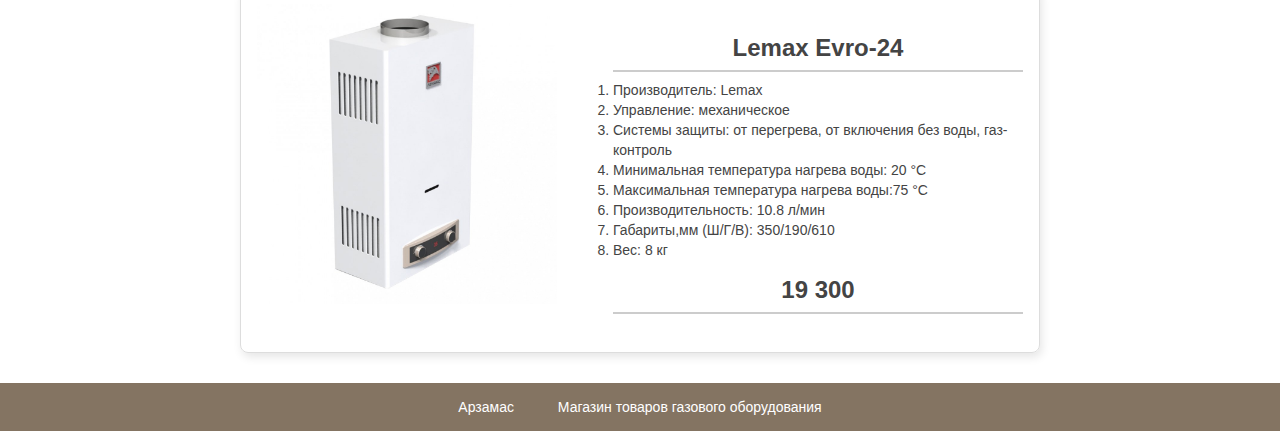
<file: index4.html>
<!DOCTYPE html>
<html lang="ru">
  <head>
    <meta charset="utf-8">
    <title>Газовые колонки</title>
    <link rel="stylesheet" href="style4.css">
  </head>

  <body>
    <header>
      <h2>Газовые колонки</h2>
    </header>
    <a href="tel:+79082397394" rel="nofollow ugc">
      <div class="callback-bt">
        <div class="text-call">
          <span>Позвоните<br>нам</span>
        </div>
      </div>
    </a>
    <section class="features">
      <div class="card">
        <div class="product-card">
          <img src="1.png" alt="Product Image">
          <ol>
            <h2>Siberia Dream 11</h2>
            <li>Производитель: Siberia</li>
            <li>Управление: механическое</li>
            <li>Системы защиты: от перегрева, от включения без воды, газ-контроль</li>
            <li>Минимальная температура нагрева воды: 20 °C</li>
            <li>Максимальная температура нагрева воды:75 °C</li>
            <li>Производительность: 10.8 л/мин</li>
            <li>Габариты,мм (Ш/Г/В): 314/248/592</li>
            <li>Вес: 10,6 кг </li>
            <h2>17 050</h2>
          </ol>
        </div>
      </div>

      <div class="card">
        <div class="product-card">
          <img src="вильтермс10.jpg" alt="Product Image">
          <ol>
            <h2>Villterm S-10</h2>
            <li>Производитель: Villterm</li>
            <li>Управление: электронное</li>
            <li>Системы защиты: от перегрева, от включения без воды, газ-контроль</li>
            <li>Минимальная температура нагрева воды: 20 °C</li>
            <li>Максимальная температура нагрева воды:90 °C</li>
            <li>Производительность: 10 л/мин</li>
            <li>Габариты,мм (Ш/Г/В): 290/221/565 </li>
            <li>Вес: 8,5 кг </li>
            <h2>13 600</h2>
          </ol>
        </div>
      </div>

      <div class="card">
        <div class="product-card">
          <img src="вильтермс11.png" alt="Product Image">
          <ol>
            <h2>Villterm S-11</h2>
            <li>Производитель: Villterm</li>
            <li>Управление: механическое</li>
            <li>Системы защиты: от перегрева, от включения без воды, газ-контроль</li>
            <li>Минимальная температура нагрева воды: 20 °C</li>
            <li>Максимальная температура нагрева воды:75 °C</li>
            <li>Производительность: 10.8 л/мин</li>
            <li>Габариты,мм (Ш/Г/В): 290/221/565</li>
            <li>Вес: 9 кг </li>
            <h2>14 650</h2>
          </ol>
        </div>
      </div>

      <div class="card">
        <div class="product-card">
          <img src="вильтермс13.jpg" alt="Product Image">
          <ol>
            <h2>Villterm S-13</h2>
            <li>Производитель: Villterm</li>
            <li>Управление: механическое</li>
            <li>Системы защиты: от перегрева, от включения без воды, газ-контроль</li>
            <li>Минимальная температура нагрева воды: 20 °C</li>
            <li>Максимальная температура нагрева воды:75 °C</li>
            <li>Производительность: 10.8 л/мин</li>
            <li>Габариты,мм (Ш/Г/В): 350/239/650</li>
            <li>Вес: 12 кг </li>
            <h2>16 700</h2>
          </ol>
        </div>
      </div>

      <div class="card">
        <div class="product-card">
          <img src="1.png" alt="Product Image">
          <ol>
            <h2>Siberia Dream 11i</h2>
            <li>Производитель: Siberia</li>
            <li>Управление: механическое</li>
            <li>Системы защиты: от перегрева, от включения без воды, газ-контроль</li>
            <li>Минимальная температура нагрева воды: 20 °C</li>
            <li>Максимальная температура нагрева воды:75 °C</li>
            <li>Производительность: 10.8 л/мин</li>
            <li>Габариты,мм (Ш/Г/В): 314/245/592 </li>
            <li>Вес: 11 кг </li>
            <h2>22 000</h2>
          </ol>
        </div>
      </div>

      <div class="card">
        <div class="product-card">
          <img src="lemax_evro_20.jpeg" alt="Product Image">
          <ol>
            <h2>Lemax Evro-20</h2>
            <li>Производитель: Lemax</li>
            <li>Управление: механическое</li>
            <li>Системы защиты: от перегрева, от включения без воды, газ-контроль</li>
            <li>Минимальная температура нагрева воды: 20 °C</li>
            <li>Максимальная температура нагрева воды:75 °C</li>
            <li>Производительность: 10.8 л/мин</li>
            <li>Габариты,мм (Ш/Г/В): 330/550/190</li>
            <li>Вес: 7.8 кг </li>
            <h2>13 300</h2>
          </ol>
        </div>
      </div>

      <div class="card">
        <div class="product-card">
          <img src="siberia_dream_14i_3.jpg" alt="Product Image">
          <ol>
            <h2>Siberia Dream 14</h2>
            <li>Производитель: Siberia</li>
            <li>Управление: механическое</li>
            <li>Системы защиты: от перегрева, от включения без воды, газ-контроль</li>
            <li>Минимальная температура нагрева воды: 20 °C</li>
            <li>Максимальная температура нагрева воды:75 °C</li>
            <li>Производительность: 10.8 л/мин</li>
            <li>Габариты,мм (Ш/Г/В): 365/245/650</li>
            <li>Вес: 12 кг </li>
            <h2>20 200</h2>
          </ol>
        </div>
      </div>

      <div class="card">
        <div class="product-card">
          <img src="020.jpg" alt="Product Image">
          <ol>
            <h2>Lemax Alfa-20m</h2>
            <li>Производитель: Lemax</li>
            <li>Управление: механическое</li>
            <li>Системы защиты: от перегрева, от включения без воды, газ-контроль</li>
            <li>Минимальная температура нагрева воды: 20 °C</li>
            <li>Максимальная температура нагрева воды:75 °C</li>
            <li>Производительность: 10.8 л/мин</li>
            <li>Габариты,мм (Ш/Г/В): 345/600/220</li>
            <li>Вес: 10 кг </li>
            <h2>11 500</h2>
          </ol>
        </div>
      </div>

      <div class="card">
        <div class="product-card">
          <img src="lemaks-evro.jpeg" alt="Product Image">
          <ol>
            <h2>Lemax Evro-24</h2>
            <li>Производитель: Lemax</li>
            <li>Управление: механическое</li>
            <li>Системы защиты: от перегрева, от включения без воды, газ-контроль</li>
            <li>Минимальная температура нагрева воды: 20 °C</li>
            <li>Максимальная температура нагрева воды:75 °C</li>
            <li>Производительность: 10.8 л/мин</li>
            <li>Габариты,мм (Ш/Г/В): 350/190/610</li>
            <li>Вес: 8 кг </li>
            <h2>19 300</h2>
          </ol>
        </div>
      </div>
    </section>

    <footer class="site-footer">
      <div class="container">
        <p>Арзамас</p>
        <p>Магазин товаров газового оборудования</p>
      </div>
    </footer>
  </body>
</html>
</file>
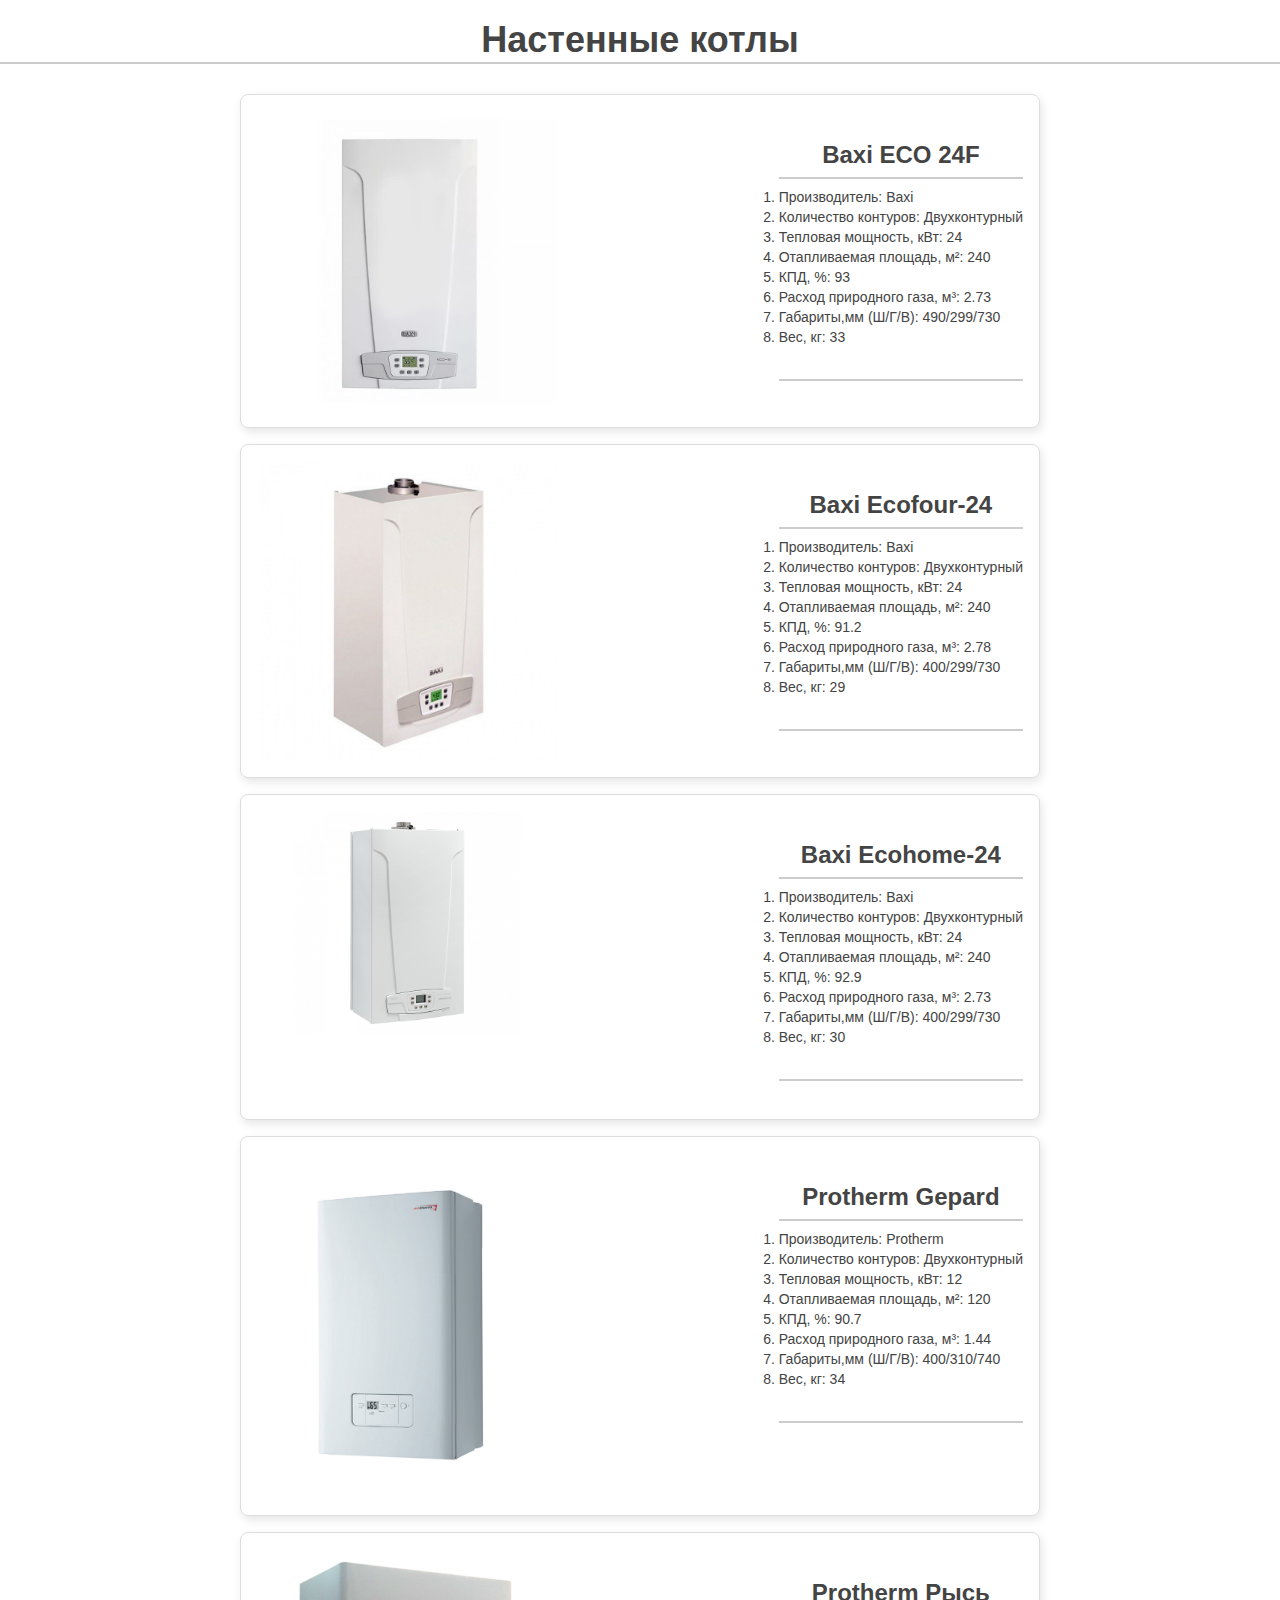
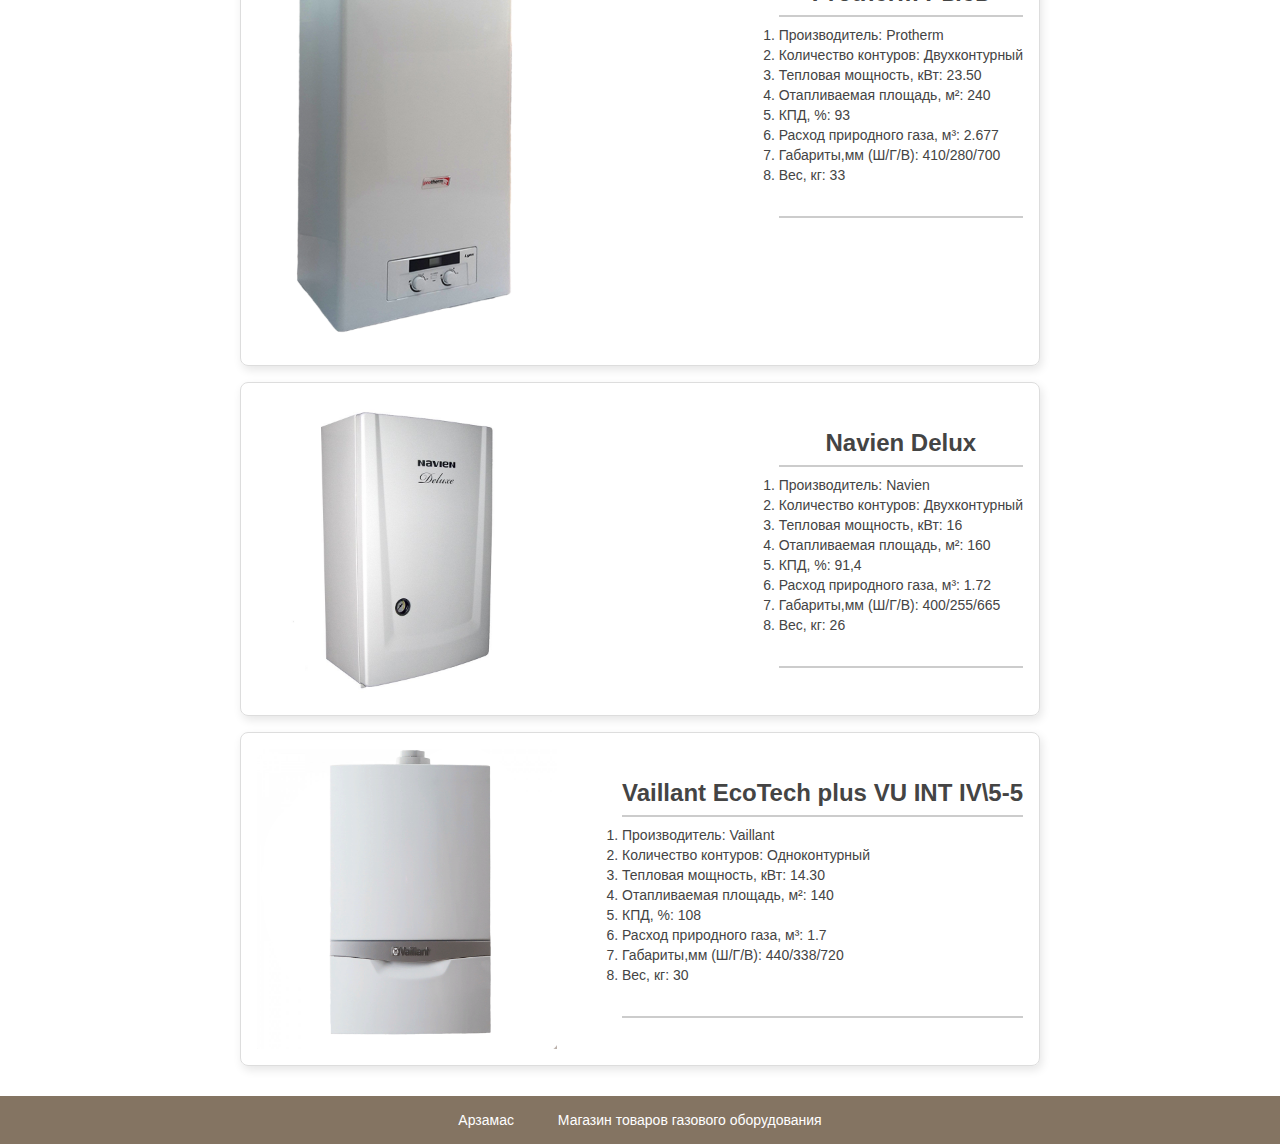
<file: index5.html>
<!DOCTYPE html>
<html lang="ru">
  <head>
    <meta charset="utf-8">
    <title>Настенные котлы</title>
    <link rel="stylesheet" href="style4.css">
  </head>

  <body>
    <header>
      <h2>Настенные котлы</h2>
    </header>
    <section class="features">
      <div class="card">
        <div class="product-card">
          <img src="бакси24ф.jpg" alt="Product Image">
          <ol>
            <h2>Baxi ECO 24F</h2>
            <li>Производитель: Baxi</li>
            <li>Количество контуров: Двухконтурный</li>
            <li>Тепловая мощность, кВт: 24</li>
            <li>Отапливаемая площадь, м²: 240</li>
            <li>КПД, %: 93</li>
            <li>Расход природного газа, м³: 2.73</li>
            <li>Габариты,мм (Ш/Г/В): 490/299/730</li>
            <li>Вес, кг: 33</li>
            <h2></h2>
          </ol>
        </div>
      </div>

      <div class="card">
        <div class="product-card">
          <img src="baxieco24.jpg" alt="Product Image">
          <ol>
            <h2>Baxi Ecofour-24</h2>
            <li>Производитель: Baxi</li>
            <li>Количество контуров: Двухконтурный</li>
            <li>Тепловая мощность, кВт: 24</li>
            <li>Отапливаемая площадь, м²: 240</li>
            <li>КПД, %: 91.2</li>
            <li>Расход природного газа, м³: 2.78</li>
            <li>Габариты,мм (Ш/Г/В): 400/299/730</li>
            <li>Вес, кг: 29</li>
            <h2></h2>
          </ol>
        </div>
      </div>

      <div class="card">
        <div class="product-card">
          <img src="baxiecohome24.png" alt="Product Image">
          <ol>
            <h2>Baxi Ecohome-24</h2>
            <li>Производитель: Baxi</li>
            <li>Количество контуров: Двухконтурный</li>
            <li>Тепловая мощность, кВт: 24</li>
            <li>Отапливаемая площадь, м²: 240</li>
            <li>КПД, %: 92.9</li>
            <li>Расход природного газа, м³: 2.73</li>
            <li>Габариты,мм (Ш/Г/В): 400/299/730</li>
            <li>Вес, кг: 30</li>
            <h2></h2>
          </ol>
        </div>
      </div>

      <div class="card">
        <div class="product-card">
          <img src="протермгепард.jpg" alt="Product Image">
          <ol>
            <h2>Protherm Gepard</h2>
            <li>Производитель: Protherm</li>
            <li>Количество контуров: Двухконтурный</li>
            <li>Тепловая мощность, кВт: 12</li>
            <li>Отапливаемая площадь, м²: 120</li>
            <li>КПД, %: 90.7</li>
            <li>Расход природного газа, м³: 1.44</li>
            <li>Габариты,мм (Ш/Г/В): 400/310/740</li>
            <li>Вес, кг: 34</li>
            <h2></h2>
          </ol>
        </div>
      </div>

      <div class="card">
        <div class="product-card">
          <img src="протермрысь.png" alt="Product Image">
          <ol>
            <h2>Protherm Рысь</h2>
            <li>Производитель: Protherm</li>
            <li>Количество контуров: Двухконтурный</li>
            <li>Тепловая мощность, кВт: 23.50</li>
            <li>Отапливаемая площадь, м²: 240</li>
            <li>КПД, %: 93</li>
            <li>Расход природного газа, м³: 2.677</li>
            <li>Габариты,мм (Ш/Г/В): 410/280/700</li>
            <li>Вес, кг: 33</li>
            <h2></h2>
          </ol>
        </div>
      </div>

      <div class="card">
        <div class="product-card">
          <img src="навьенделю.jpeg" alt="Product Image">
          <ol>
            <h2>Navien Delux</h2>
            <li>Производитель: Navien</li>
            <li>Количество контуров: Двухконтурный</li>
            <li>Тепловая мощность, кВт: 16</li>
            <li>Отапливаемая площадь, м²: 160</li>
            <li>КПД, %: 91,4</li>
            <li>Расход природного газа, м³: 1.72</li>
            <li>Габариты,мм (Ш/Г/В): 400/255/665</li>
            <li>Вес, кг: 26</li>
            <h2></h2>
          </ol>
        </div>
      </div>

      <div class="card">
        <div class="product-card">
          <img src="вайлант.jpg" alt="Product Image">
          <ol>
            <h2>Vaillant EcoTech plus VU INT IV\5-5</h2>
            <li>Производитель: Vaillant</li>
            <li>Количество контуров: Одноконтурный</li>
            <li>Тепловая мощность, кВт: 14.30</li>
            <li>Отапливаемая площадь, м²: 140</li>
            <li>КПД, %: 108</li>
            <li>Расход природного газа, м³: 1.7</li>
            <li>Габариты,мм (Ш/Г/В): 440/338/720</li>
            <li>Вес, кг: 30</li>
            <h2></h2>
          </ol>
        </div>
      </div>
    </section>

    <footer class="site-footer">
      <div class="container">
        <p>Арзамас</p>
        <p>Магазин товаров газового оборудования</p>
      </div>
    </footer>
  </body>
</html>
</file>
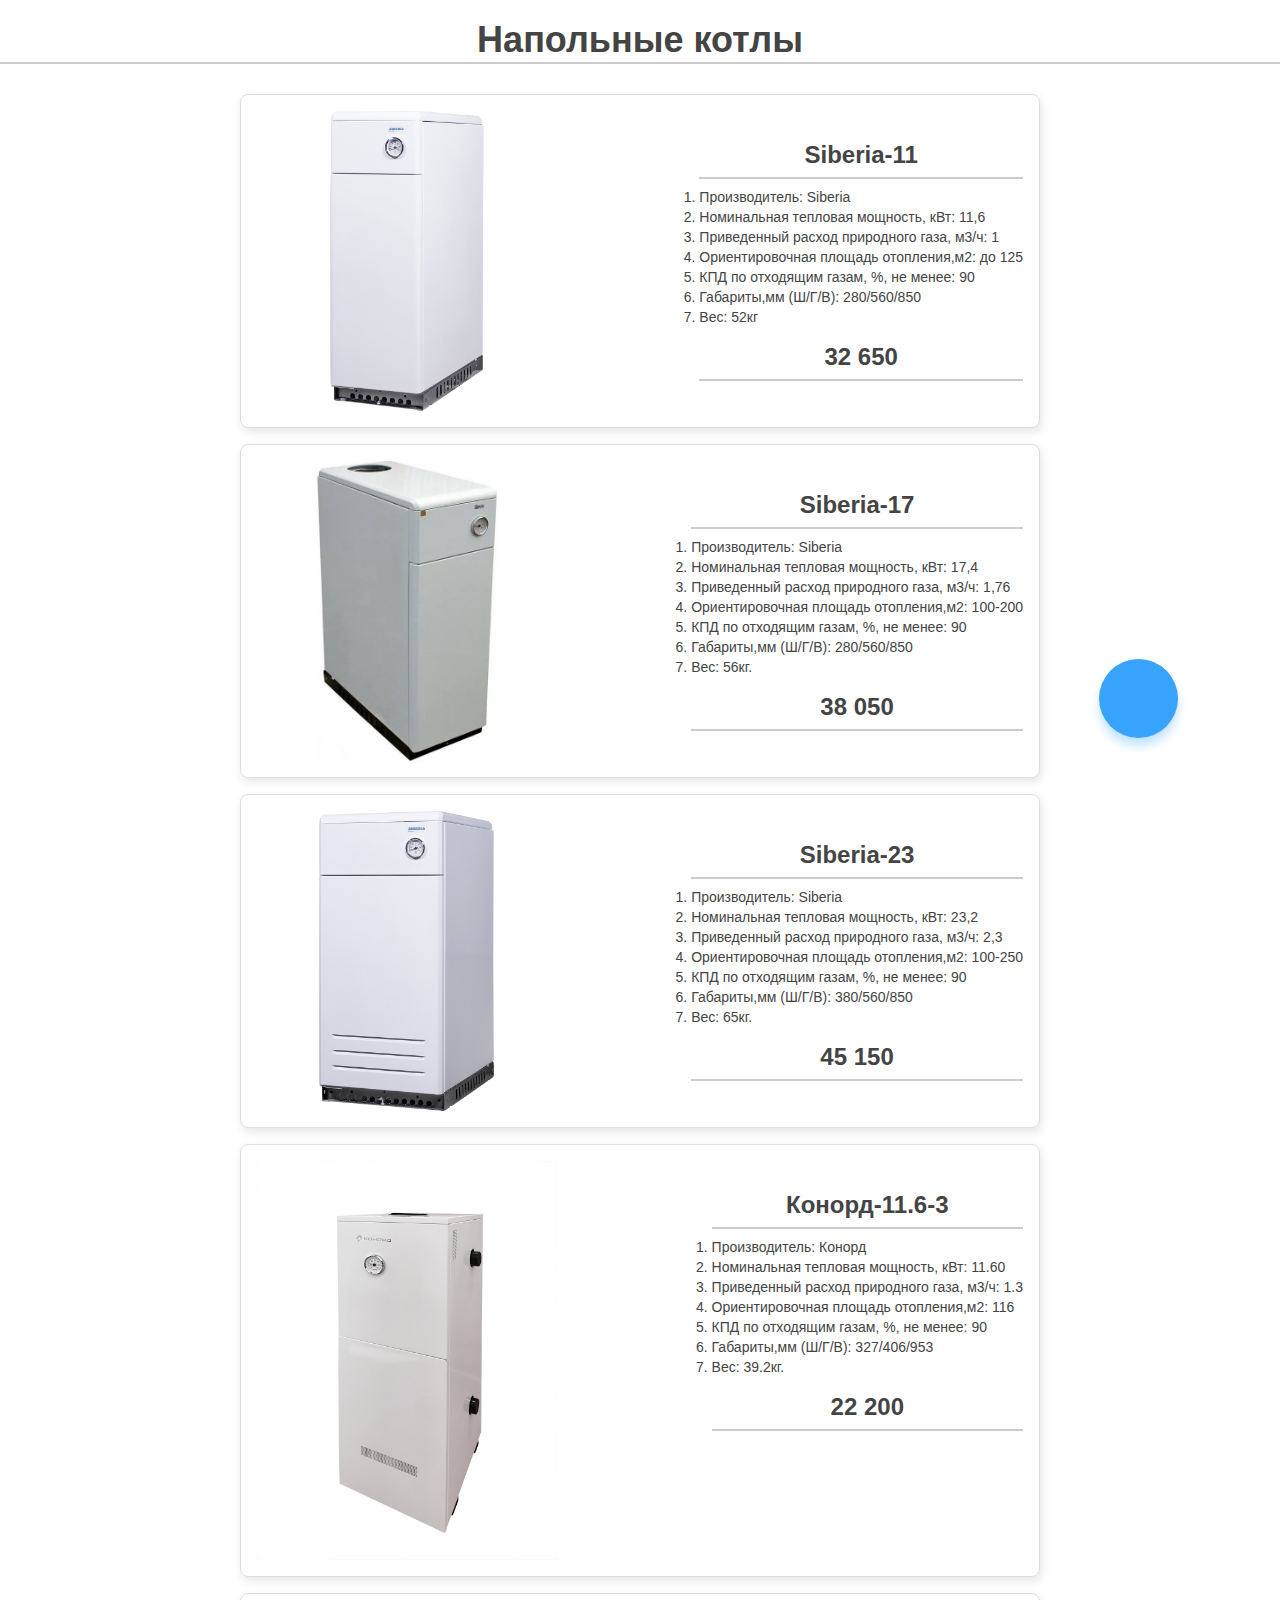
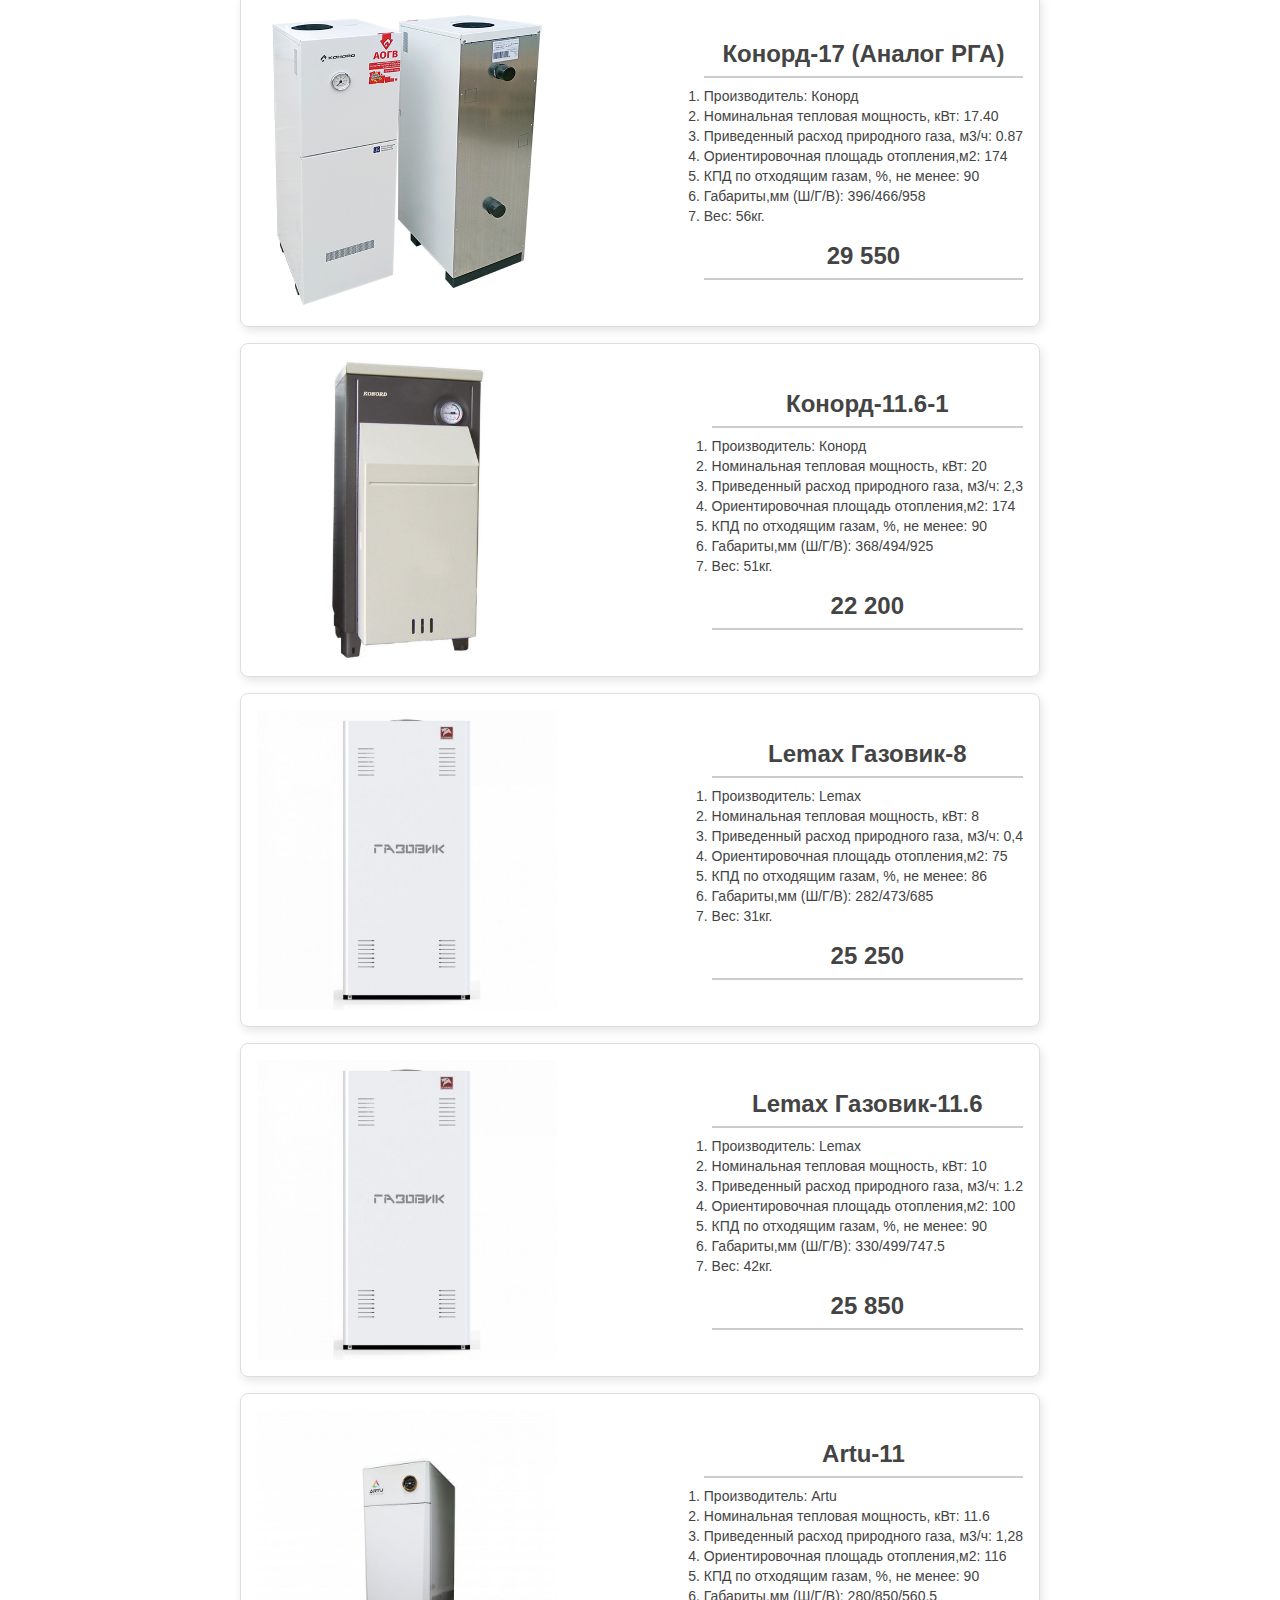
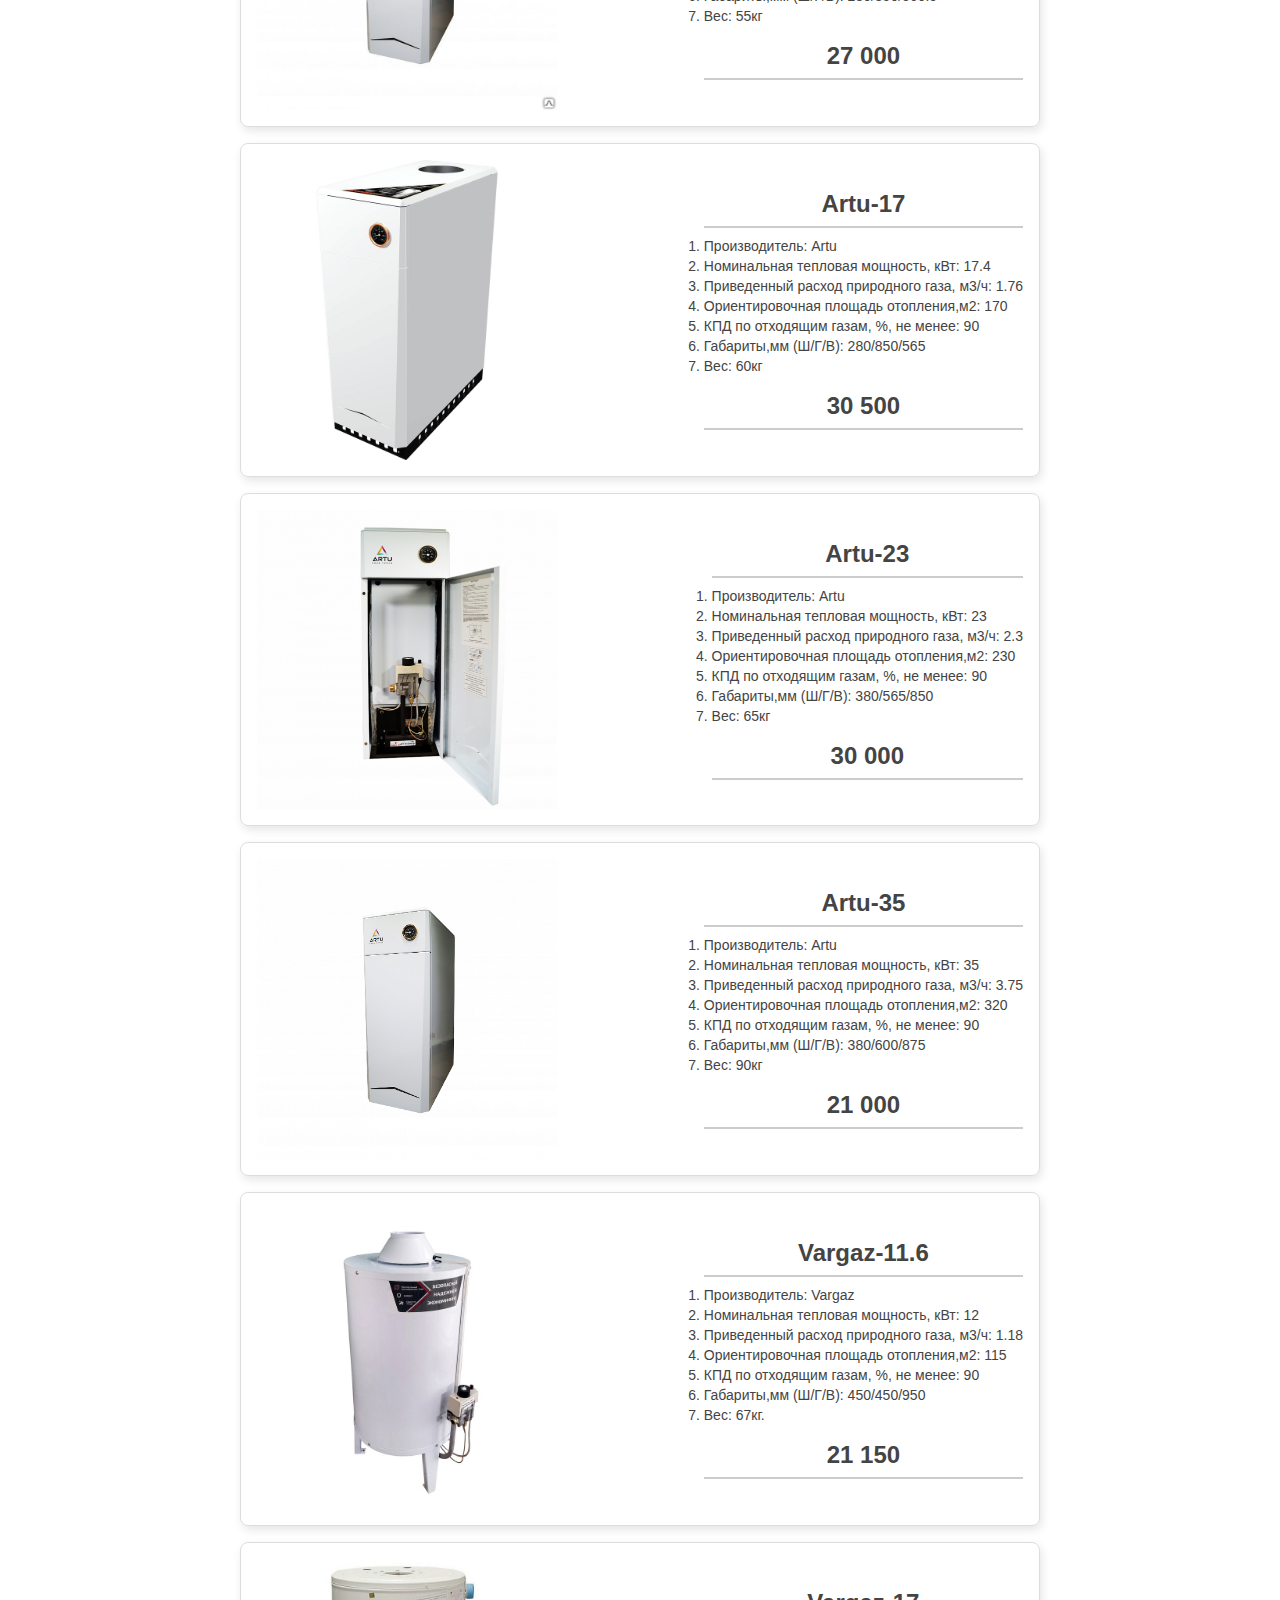
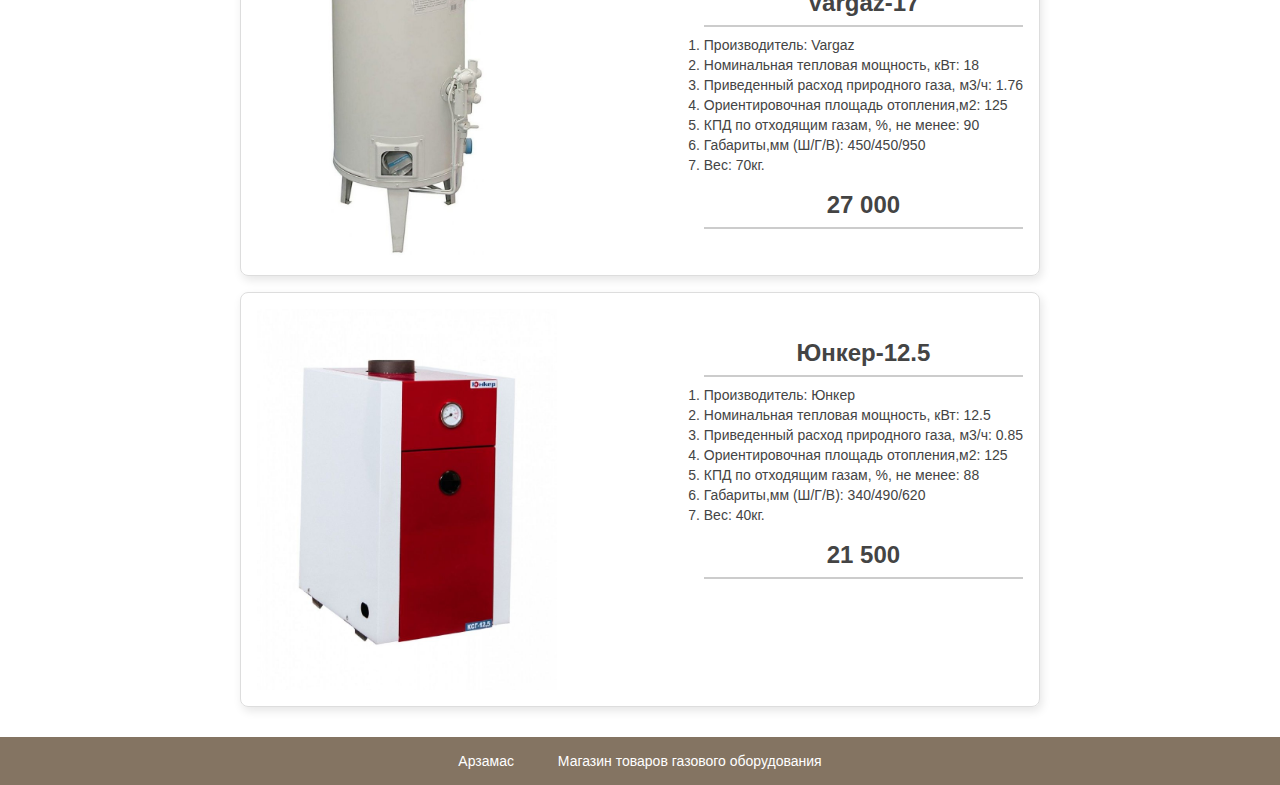
<file: index6.html>
<!DOCTYPE html>
<html lang="ru">
  <head>
    <meta charset="utf-8">
    <title>Напольные котлы</title>
    <link rel="stylesheet" href="style4.css">
  </head>

  <body>
    <header>
      <h2>Напольные котлы</h2>
    </header>
    <a href="tel:+79082397394" rel="nofollow ugc">
      <div class="callback-bt">
        <div class="text-call">
          <span>Позвоните<br>нам</span>
        </div>
      </div>
    </a>
    <section class="features">
      <div class="card">
        <div class="product-card">
          <img src="сиберия11гк.png" alt="Product Image">
          <ol>
            <h2>Siberia-11</h2>
            <li>Производитель: Siberia</li>
            <li>Номинальная тепловая мощность, кВт: 11,6 </li>
            <li>Приведенный расход природного газа, м3/ч: 1</li>
            <li>Ориентировочная площадь отопления,м2: до 125</li>
            <li>КПД по отходящим газам, %, не менее: 90</li>
            <li>Габариты,мм (Ш/Г/В): 280/560/850</li>
            <li>Вес: 52кг</li>
            <h2>32 650</h2>
          </ol>
        </div>
      </div>

      <div class="card">
        <div class="product-card">
          <img src="сиберия17гк.jpg" alt="Product Image">
          <ol>
            <h2>Siberia-17</h2>
            <li>Производитель: Siberia</li>
            <li>Номинальная тепловая мощность, кВт: 17,4 </li>
            <li>Приведенный расход природного газа, м3/ч: 1,76 </li>
            <li>Ориентировочная площадь отопления,м2: 100-200</li>
            <li>КПД по отходящим газам, %, не менее: 90</li>
            <li>Габариты,мм (Ш/Г/В): 280/560/850 </li>
            <li>Вес: 56кг.</li>
            <h2>38 050</h2>
          </ol>
        </div>
      </div>

      <div class="card">
        <div class="product-card">
          <img src="сиберия23гк.png" alt="Product Image">
          <ol>
            <h2>Siberia-23</h2>
            <li>Производитель: Siberia</li>
            <li>Номинальная тепловая мощность, кВт: 23,2</li>
            <li>Приведенный расход природного газа, м3/ч: 2,3</li>
            <li>Ориентировочная площадь отопления,м2: 100-250</li>
            <li>КПД по отходящим газам, %, не менее: 90</li>
            <li>Габариты,мм (Ш/Г/В): 380/560/850</li>
            <li>Вес: 65кг.</li>
            <h2>45 150</h2>
          </ol>
        </div>
      </div>

      <div class="card">
        <div class="product-card">
          <img src="конорд11.jpg" alt="Product Image">
          <ol>
            <h2>Конорд-11.6-3</h2>
            <li>Производитель: Конорд</li>
            <li>Номинальная тепловая мощность, кВт: 11.60</li>
            <li>Приведенный расход природного газа, м3/ч: 1.3</li>
            <li>Ориентировочная площадь отопления,м2: 116</li>
            <li>КПД по отходящим газам, %, не менее: 90</li>
            <li>Габариты,мм (Ш/Г/В): 327/406/953 </li>
            <li>Вес: 39.2кг.</li>
            <h2>22 200</h2>
          </ol>
        </div>
      </div>

      <div class="card">
        <div class="product-card">
          <img src="конорд17.png" alt="Product Image">
          <ol>
            <h2>Конорд-17 (Аналог РГА)</h2>
            <li>Производитель: Конорд</li>
            <li>Номинальная тепловая мощность, кВт: 17.40</li>
            <li>Приведенный расход природного газа, м3/ч: 0.87</li>
            <li>Ориентировочная площадь отопления,м2: 174</li>
            <li>КПД по отходящим газам, %, не менее: 90</li>
            <li>Габариты,мм (Ш/Г/В): 396/466/958</li>
            <li>Вес: 56кг.</li>
            <h2>29 550</h2>
          </ol>
        </div>
      </div>

      <div class="card">
        <div class="product-card">
          <img src="конорд20.jpg" alt="Product Image">
          <ol>
            <h2>Конорд-11.6-1</h2>
            <li>Производитель: Конорд</li>
            <li>Номинальная тепловая мощность, кВт: 20</li>
            <li>Приведенный расход природного газа, м3/ч: 2,3</li>
            <li>Ориентировочная площадь отопления,м2: 174</li>
            <li>КПД по отходящим газам, %, не менее: 90</li>
            <li>Габариты,мм (Ш/Г/В): 368/494/925 </li>
            <li>Вес: 51кг. </li>
            <h2>22 200</h2>
          </ol>
        </div>
      </div>

      <div class="card">
        <div class="product-card">
          <img src="лемакс8.jpg" alt="Product Image">
          <ol>
            <h2>Lemax Газовик-8</h2>
            <li>Производитель: Lemax</li>
            <li>Номинальная тепловая мощность, кВт: 8</li>
            <li>Приведенный расход природного газа, м3/ч: 0,4</li>
            <li>Ориентировочная площадь отопления,м2: 75</li>
            <li>КПД по отходящим газам, %, не менее: 86</li>
            <li>Габариты,мм (Ш/Г/В): 282/473/685</li>
            <li>Вес: 31кг. </li>
            <h2>25 250</h2>
          </ol>
        </div>
      </div>

      <div class="card">
        <div class="product-card">
          <img src="лемакс8.jpg" alt="Product Image">
          <ol>
            <h2>Lemax Газовик-11.6</h2>
            <li>Производитель: Lemax</li>
            <li>Номинальная тепловая мощность, кВт: 10</li>
            <li>Приведенный расход природного газа, м3/ч: 1.2</li>
            <li>Ориентировочная площадь отопления,м2: 100</li>
            <li>КПД по отходящим газам, %, не менее: 90</li>
            <li>Габариты,мм (Ш/Г/В): 330/499/747.5</li>
            <li>Вес: 42кг. </li>
            <h2>25 850</h2>
          </ol>
        </div>
      </div>

      <div class="card">
        <div class="product-card">
          <img src="арту11.jpg" alt="Product Image">
          <ol>
            <h2>Artu-11</h2>
            <li>Производитель: Artu</li>
            <li>Номинальная тепловая мощность, кВт: 11.6</li>
            <li>Приведенный расход природного газа, м3/ч: 1,28</li>
            <li>Ориентировочная площадь отопления,м2: 116</li>
            <li>КПД по отходящим газам, %, не менее: 90</li>
            <li>Габариты,мм (Ш/Г/В): 280/850/560.5 </li>
            <li>Вес: 55кг</li>            
            <h2>27 000</h2>
          </ol>
        </div>
      </div>

      <div class="card">
        <div class="product-card">
          <img src="арту17.jpg" alt="Product Image">
          <ol>
            <h2>Artu-17</h2>
            <li>Производитель: Artu</li>
            <li>Номинальная тепловая мощность, кВт: 17.4</li>
            <li>Приведенный расход природного газа, м3/ч: 1.76</li>
            <li>Ориентировочная площадь отопления,м2: 170</li>
            <li>КПД по отходящим газам, %, не менее: 90</li>
            <li>Габариты,мм (Ш/Г/В): 280/850/565 </li>
            <li>Вес: 60кг</li>
            <h2>30 500</h2>
          </ol>
        </div>
      </div>

      <div class="card">
        <div class="product-card">
          <img src="арту23.png" alt="Product Image">
          <ol>
            <h2>Artu-23</h2>
            <li>Производитель: Artu</li>
            <li>Номинальная тепловая мощность, кВт: 23</li>
            <li>Приведенный расход природного газа, м3/ч: 2.3</li>
            <li>Ориентировочная площадь отопления,м2: 230</li>
            <li>КПД по отходящим газам, %, не менее: 90</li>
            <li>Габариты,мм (Ш/Г/В): 380/565/850</li>
            <li>Вес: 65кг</li>
            <h2>30 000</h2>
          </ol>
        </div>
      </div>

      <div class="card">
        <div class="product-card">
          <img src="арту35.jpg" alt="Product Image">
          <ol>
            <h2>Artu-35</h2>
            <li>Производитель: Artu</li>
            <li>Номинальная тепловая мощность, кВт: 35</li>
            <li>Приведенный расход природного газа, м3/ч: 3.75</li>
            <li>Ориентировочная площадь отопления,м2: 320</li>
            <li>КПД по отходящим газам, %, не менее: 90</li>
            <li>Габариты,мм (Ш/Г/В): 380/600/875</li>
            <li>Вес:  90кг </li>
            <h2>21 000</h2>
          </ol>
        </div>
      </div>

      <div class="card">
        <div class="product-card">
          <img src="варгаз11.jpg" alt="Product Image">
          <ol>
            <h2>Vargaz-11.6</h2>
            <li>Производитель: Vargaz</li>
            <li>Номинальная тепловая мощность, кВт: 12</li>
            <li>Приведенный расход природного газа, м3/ч: 1.18</li>
            <li>Ориентировочная площадь отопления,м2: 115</li>
            <li>КПД по отходящим газам, %, не менее: 90</li>
            <li>Габариты,мм (Ш/Г/В): 450/450/950</li>
            <li>Вес: 67кг.</li>
            <h2>21 150</h2>
          </ol>
        </div>
      </div>

      <div class="card">
        <div class="product-card">
          <img src="варгаз17.jpg" alt="Product Image">
          <ol>
            <h2>Vargaz-17</h2>
            <li>Производитель: Vargaz</li>
            <li>Номинальная тепловая мощность, кВт: 18</li>
            <li>Приведенный расход природного газа, м3/ч: 1.76</li>
            <li>Ориентировочная площадь отопления,м2: 125</li>
            <li>КПД по отходящим газам, %, не менее: 90</li>
            <li>Габариты,мм (Ш/Г/В): 450/450/950</li>
            <li>Вес: 70кг.</li>
            <h2>27 000</h2>
          </ol>
        </div>
      </div>

      <div class="card">
        <div class="product-card">
          <img src="юнкер12.jpg" alt="Product Image">
          <ol>
            <h2>Юнкер-12.5</h2>
            <li>Производитель: Юнкер</li>
            <li>Номинальная тепловая мощность, кВт: 12.5</li>
            <li>Приведенный расход природного газа, м3/ч: 0.85</li>
            <li>Ориентировочная площадь отопления,м2: 125</li>
            <li>КПД по отходящим газам, %, не менее: 88</li>
            <li>Габариты,мм (Ш/Г/В): 340/490/620</li>
            <li>Вес: 40кг.</li>
            <h2>21 500</h2>
          </ol>
        </div>
      </div>
    </section>

    <footer class="site-footer">
      <div class="container">
        <p>Арзамас</p>
        <p>Магазин товаров газового оборудования</p>
      </div>
    </footer>
  </body>
</html>
</file>
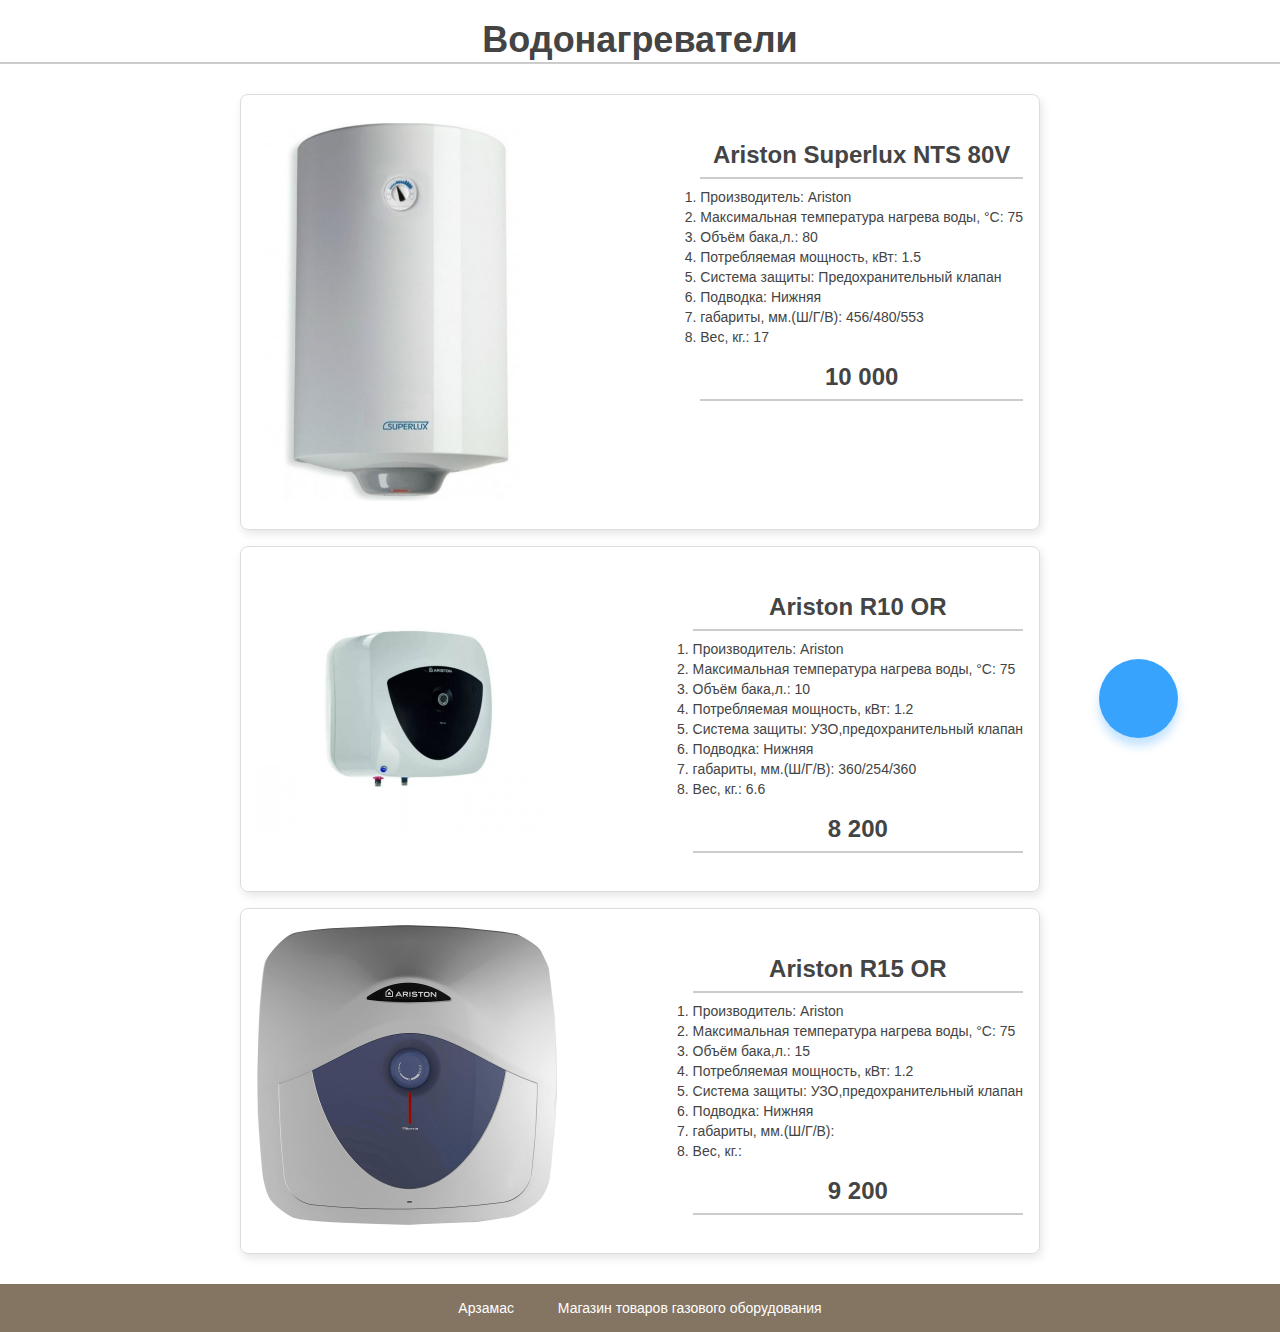
<file: index7.html>
<!DOCTYPE html>
<html lang="ru">
  <head>
    <meta charset="utf-8">
    <title>Водонагреватели</title>
    <link rel="stylesheet" href="style4.css">
  </head>

  <body>
    <header>
      <h2>Водонагреватели</h2>
    </header>
    <a href="tel:+79082397394" rel="nofollow ugc">
      <div class="callback-bt">
        <div class="text-call">
          <span>Позвоните<br>нам</span>
        </div>
      </div>
    </a>
    <section class="features">
      <div class="card">
        <div class="product-card">
          <img src="суперлюкс.jpg" alt="Product Image">
          <ol>
            <h2>Ariston Superlux NTS 80V</h2>
            <li>Производитель: Ariston </li>
            <li>Максимальная температура нагрева воды, °C: 75</li>
            <li>Объём бака,л.: 80</li>
            <li>Потребляемая мощность, кВт: 1.5</li>
            <li>Система защиты: Предохранительный клапан</li>
            <li>Подводка: Нижняя</li>
            <li>габариты, мм.(Ш/Г/В): 456/480/553</li>
            <li>Вес, кг.: 17</li>
            <h2>10 000</h2>
          </ol>
        </div>
      </div>

      <div class="card">
        <div class="product-card">
          <img src="аристон10ор.jpeg" alt="Product Image">
          <ol>
            <h2>Ariston R10 OR</h2>
            <li>Производитель: Ariston </li>
            <li>Максимальная температура нагрева воды, °C: 75</li>
            <li>Объём бака,л.: 10</li>
            <li>Потребляемая мощность, кВт: 1.2</li>
            <li>Система защиты: УЗО,предохранительный клапан</li>
            <li>Подводка: Нижняя</li>
            <li>габариты, мм.(Ш/Г/В): 360/254/360</li>
            <li>Вес, кг.: 6.6</li>
            <h2>8 200</h2>
          </ol>
        </div>
      </div>

      <div class="card">
        <div class="product-card">
          <img src="аристонр15.jpg" alt="Product Image">
          <ol>
            <h2>Ariston R15 OR</h2>
            <li>Производитель: Ariston </li>
            <li>Максимальная температура нагрева воды, °C: 75</li>
            <li>Объём бака,л.: 15</li>
            <li>Потребляемая мощность, кВт: 1.2</li>
            <li>Система защиты: УЗО,предохранительный клапан</li>
            <li>Подводка: Нижняя</li>
            <li>габариты, мм.(Ш/Г/В): </li>
            <li>Вес, кг.:</li>
            <h2>9 200</h2>
          </ol>
        </div>
      </div>
    </section>

    <footer class="site-footer">
      <div class="container">
        <p>Арзамас</p>
        <p>Магазин товаров газового оборудования</p>
      </div>
    </footer>
  </body>
</html>
</file>
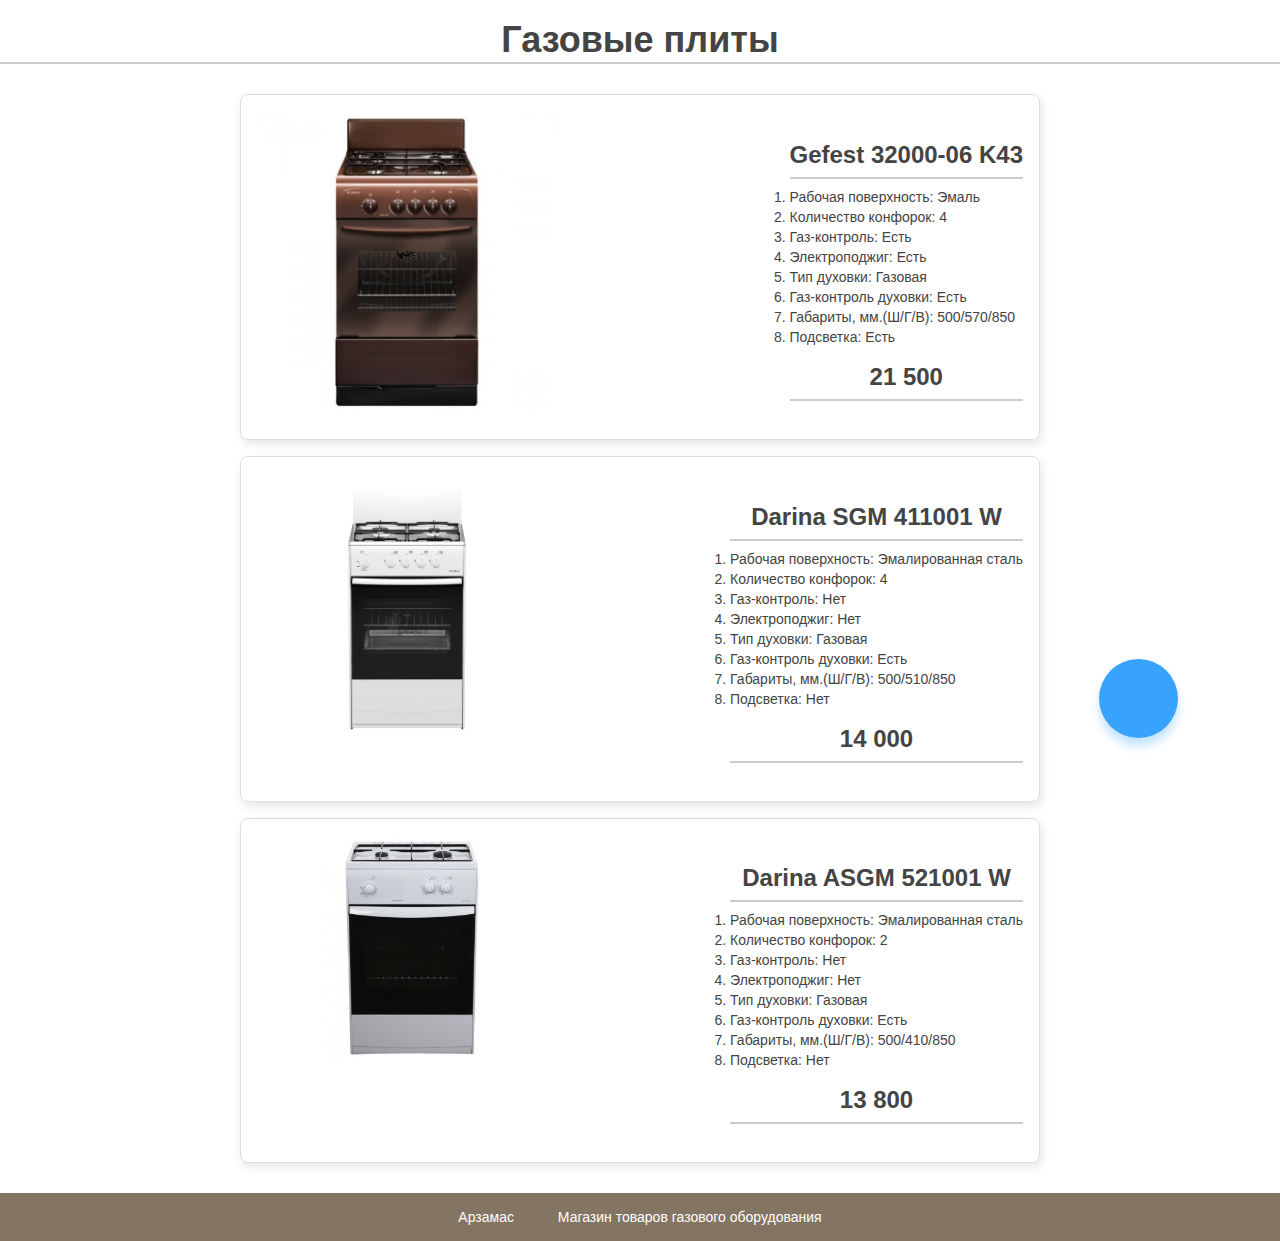
<file: index8.html>
<!DOCTYPE html>
<html lang="ru">
  <head>
    <meta charset="utf-8">
    <title>Газовые плиты</title>
    <link rel="stylesheet" href="style4.css">
  </head>

  <body>
    <header>
      <h2>Газовые плиты</h2>
    </header>
    <a href="tel:+79082397394" rel="nofollow ugc">
      <div class="callback-bt">
        <div class="text-call">
          <span>Позвоните<br>нам</span>
        </div>
      </div>
    </a>
    <section class="features">
      <div class="card">
        <div class="product-card">
          <img src="гефест.jpg" alt="Product Image">
          <ol>
            <h2>Gefest 32000-06 K43</h2>
            <li>Рабочая поверхность: Эмаль</li>
            <li>Количество конфорок: 4 </li>
            <li>Газ-контроль: Есть</li>
            <li>Электроподжиг: Есть</li>
            <li>Тип духовки: Газовая</li>
            <li>Газ-контроль духовки: Есть</li>
            <li>Габариты, мм.(Ш/Г/В): 500/570/850</li>
            <li>Подсветка: Есть</li>
            <h2>21 500</h2>
          </ol>
        </div>
      </div>

      <div class="card">
        <div class="product-card">
          <img src="дарина1.jpg" alt="Product Image">
          <ol>
            <h2>Darina SGM 411001 W</h2>
            <li>Рабочая поверхность: Эмалированная сталь </li>
            <li>Количество конфорок: 4</li>
            <li>Газ-контроль: Нет</li>
            <li>Электроподжиг: Нет</li>
            <li>Тип духовки: Газовая</li>
            <li>Газ-контроль духовки: Есть</li>
            <li>Габариты, мм.(Ш/Г/В): 500/510/850</li>
            <li>Подсветка: Нет</li>
            <h2>14 000</h2>
          </ol>
        </div>
      </div>

      <div class="card">
        <div class="product-card">
          <img src="дарина2.jpg" alt="Product Image">
          <ol>
            <h2>Darina ASGM 521001 W</h2>
            <li>Рабочая поверхность: Эмалированная сталь</li>
            <li>Количество конфорок: 2</li>
            <li>Газ-контроль: Нет</li>
            <li>Электроподжиг: Нет</li>
            <li>Тип духовки: Газовая</li>
            <li>Газ-контроль духовки: Есть</li>
            <li>Габариты, мм.(Ш/Г/В): 500/410/850</li>
            <li>Подсветка: Нет</li>
            <h2>13 800</h2>
          </ol>
        </div>
      </div>
    </section>

    <footer class="site-footer">
      <div class="container">
        <p>Арзамас</p>
        <p>Магазин товаров газового оборудования</p>
      </div>
    </footer>
  </body>
</html>
</file>
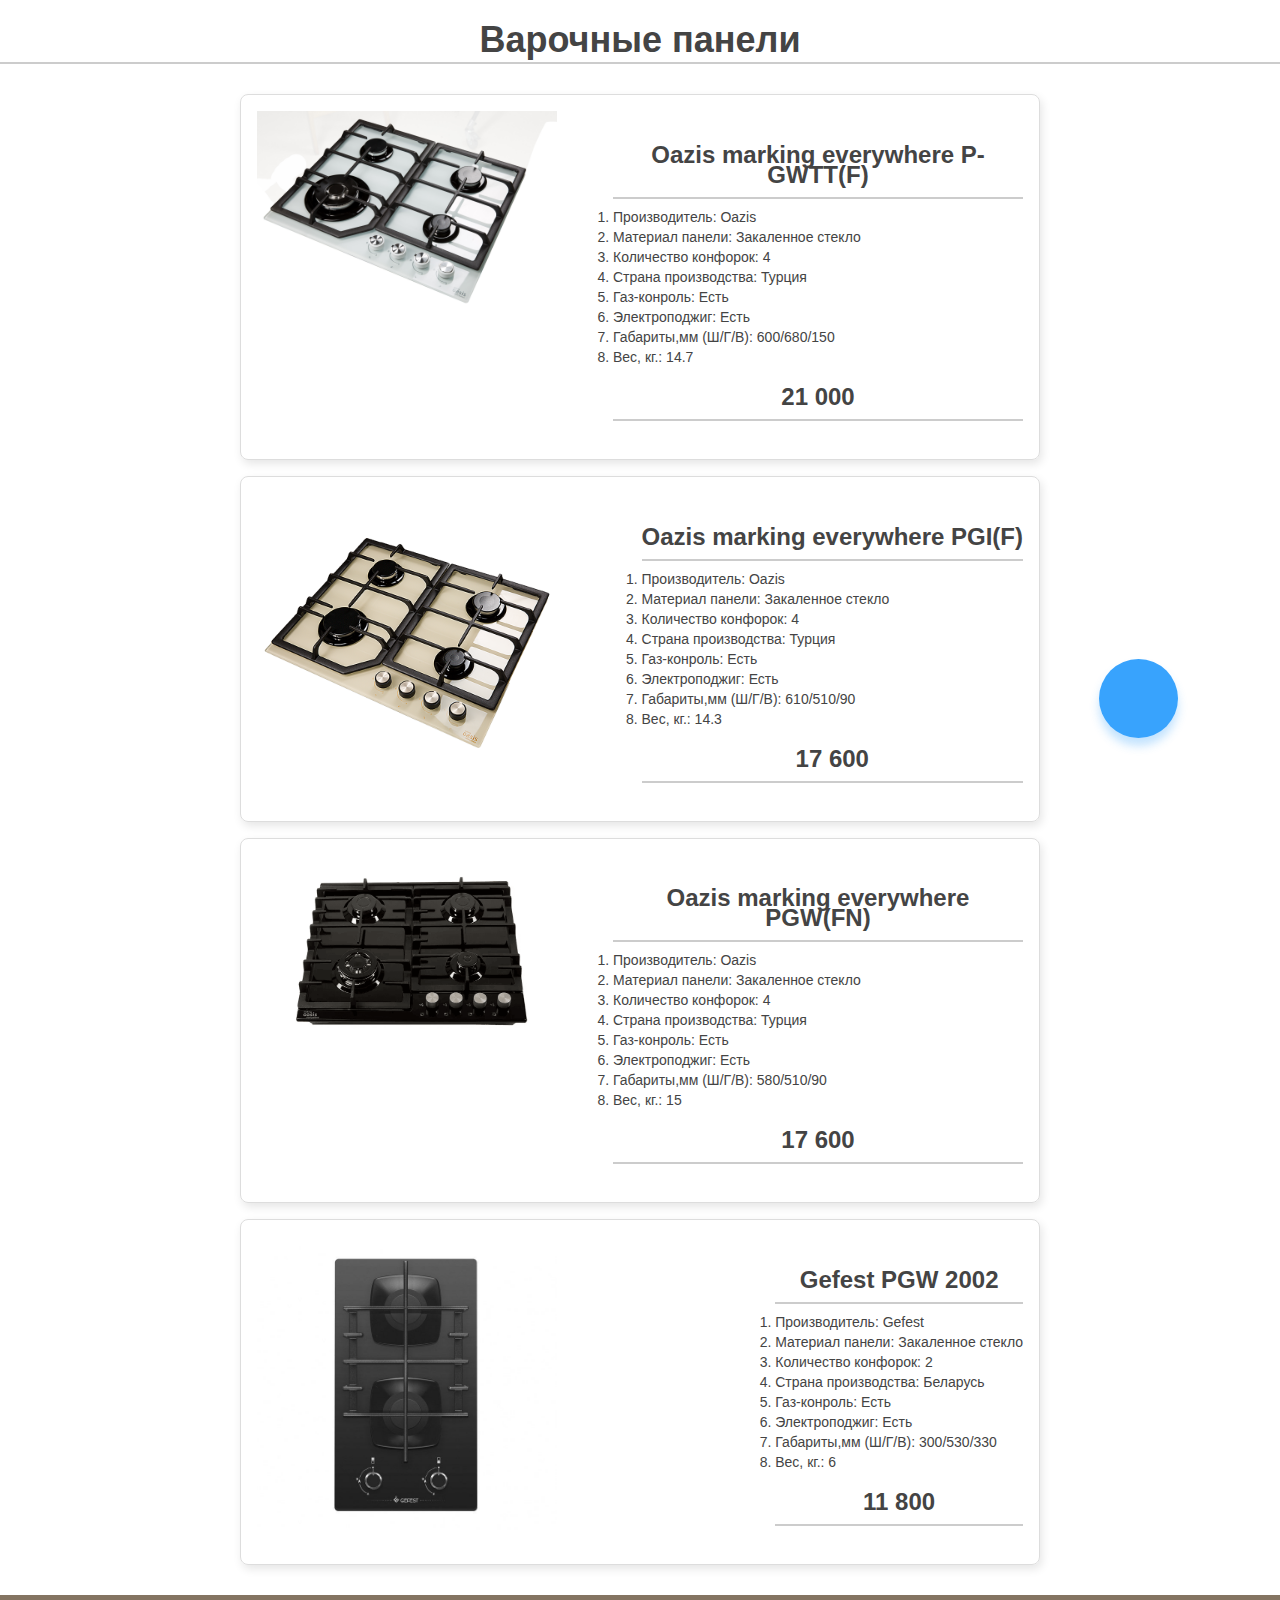
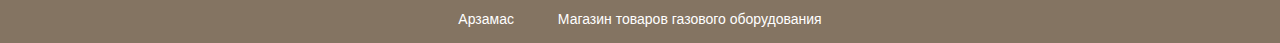
<file: index9.html>
<!DOCTYPE html>
<html lang="ru">
  <head>
    <meta charset="utf-8">
    <title>Варочные панели</title>
    <link rel="stylesheet" href="style4.css">
  </head>

  <body>
    <header>
      <h2>Варочные панели</h2>
    </header>
    <a href="tel:+79082397394" rel="nofollow ugc">
      <div class="callback-bt">
        <div class="text-call">
          <span>Позвоните<br>нам</span>
        </div>
      </div>
    </a>
    <section class="features">
      <div class="card">
        <div class="product-card">
          <img src="оазис1.jpg" alt="Product Image">
          <ol>
            <h2>Oazis marking everywhere P-GWTT(F)</h2>
            <li>Производитель: Oazis</li>
            <li>Материал панели: Закаленное стекло</li>
            <li>Количество конфорок: 4</li>
            <li>Страна производства: Турция</li>
            <li>Газ-конроль: Есть</li>
            <li>Электроподжиг: Есть</li>
            <li>Габариты,мм (Ш/Г/В): 600/680/150</li>
            <li>Вес, кг.: 14.7</li>
            <h2>21 000</h2>
          </ol>
        </div>
      </div>

      <div class="card">
        <div class="product-card">
          <img src="оазис2.png" alt="Product Image">
          <ol>
            <h2>Oazis marking everywhere PGI(F)</h2>
            <li>Производитель: Oazis</li>
            <li>Материал панели: Закаленное стекло</li>
            <li>Количество конфорок: 4</li>
            <li>Страна производства: Турция</li>
            <li>Газ-конроль: Есть</li>
            <li>Электроподжиг: Есть</li>
            <li>Габариты,мм (Ш/Г/В): 610/510/90</li>
            <li>Вес, кг.: 14.3</li>
            <h2>17 600</h2>
          </ol>
        </div>
      </div>

      <div class="card">
        <div class="product-card">
          <img src="oazis3.png" alt="Product Image">
          <ol>
            <h2>Oazis marking everywhere PGW(FN)</h2>
            <li>Производитель: Oazis</li>
            <li>Материал панели: Закаленное стекло</li>
            <li>Количество конфорок: 4</li>
            <li>Страна производства: Турция</li>
            <li>Газ-конроль: Есть</li>
            <li>Электроподжиг: Есть</li>
            <li>Габариты,мм (Ш/Г/В): 580/510/90</li>
            <li>Вес, кг.: 15</li>
            <h2>17 600</h2>
          </ol>
        </div>
      </div>

      <div class="card">
        <div class="product-card">
          <img src="gefestwar.jpg" alt="Product Image">
          <ol>
            <h2>Gefest PGW 2002</h2>
            <li>Производитель: Gefest</li>
            <li>Материал панели: Закаленное стекло</li>
            <li>Количество конфорок: 2</li>
            <li>Страна производства: Беларусь</li>
            <li>Газ-конроль: Есть</li>
            <li>Электроподжиг: Есть</li>
            <li>Габариты,мм (Ш/Г/В): 300/530/330</li>
            <li>Вес, кг.: 6</li>
            <h2>11 800</h2>
          </ol>
        </div>
      </div>
    </section>

    <footer class="site-footer">
      <div class="container">
        <p>Арзамас</p>
        <p>Магазин товаров газового оборудования</p>
      </div>
    </footer>
  </body>
</html>
</file>
<file: style4.css>
/*кнопка звонка*/

.callback-bt {
    background: #38a3fd;
    border-radius: 50%;
    box-shadow: 0 8px 10px rgba(56, 163, 253, 0.3);
    cursor: pointer;
    border: 2px solid transparent;
    display: block;
    height: 75px;
    width: 75px;
    text-align: center;
    position: fixed;
    right: 8%;
    bottom: 18%;
    z-index: 999;
    transition: .3s ease-in-out;
    -webkit-animation: hoverWave linear 1s infinite;
    animation: hoverWave linear 1s infinite;
}

.callback-bt:hover {
    background: #fff;
    border: 2px solid #38a3fd;
}

.callback-bt .text-call {
    height: 75px;
    width: 75px;
    border-radius: 50%;
    position: relative;
}

.callback-bt .text-call:after {
    content: "\f095";
    display: block;
    font-family: fontawesome;
    color: #fff;
    font-size: 38px;
    line-height: 75px;
    height: 75px;
    width: 75px;
    opacity: 1;
    transition: .3s ease-in-out;
    animation: 1200ms ease 0s normal none 1 running shake;
    animation-iteration-count: infinite;
}

.callback-bt .text-call:hover:after {
    opacity: 0;
}

.callback-bt .text-call span {
    color: #38a3fd;
    display: block;
    left: 50%;
    top: 50%;
    position: absolute;
    transform: translate(-50%, -50%);
    opacity: 0;
    font-size: 11px;
    line-height: 12px;
    font-weight: 600;
    text-transform: uppercase;
    transition: .3s ease-in-out;
    font-family: 'montserrat', Arial, Helvetica, sans-serif;
}

.callback-bt .text-call:hover span {
    opacity: 1;
}

@keyframes hoverWave {
    0% {
        box-shadow: 0 8px 10px rgba(56, 163, 253, 0.3), 0 0 0 0 rgba(56, 163, 253, 0.2), 0 0 0 0 rgba(56, 163, 253, 0.2)
    }

    40% {
        box-shadow: 0 8px 10px rgba(56, 163, 253, 0.3), 0 0 0 15px rgba(56, 163, 253, 0.2), 0 0 0 0 rgba(56, 163, 253, 0.2)
    }

    80% {
        box-shadow: 0 8px 10px rgba(56, 163, 253, 0.3), 0 0 0 30px rgba(56, 163, 253, 0), 0 0 0 26.7px rgba(56, 163, 253, 0.067)
    }

    100% {
        box-shadow: 0 8px 10px rgba(56, 163, 253, 0.3), 0 0 0 30px rgba(56, 163, 253, 0), 0 0 0 40px rgba(56, 163, 253, 0.0)
    }
}

/* animations icon */

@keyframes shake {
    0% {
        transform: rotateZ(0deg);
        -ms-transform: rotateZ(0deg);
        -webkit-transform: rotateZ(0deg);
    }

    10% {
        transform: rotateZ(-30deg);
        -ms-transform: rotateZ(-30deg);
        -webkit-transform: rotateZ(-30deg);
    }

    20% {
        transform: rotateZ(15deg);
        -ms-transform: rotateZ(15deg);
        -webkit-transform: rotateZ(15deg);
    }

    30% {
        transform: rotateZ(-10deg);
        -ms-transform: rotateZ(-10deg);
        -webkit-transform: rotateZ(-10deg);
    }

    40% {
        transform: rotateZ(7.5deg);
        -ms-transform: rotateZ(7.5deg);
        -webkit-transform: rotateZ(7.5deg);
    }

    50% {
        transform: rotateZ(-6deg);
        -ms-transform: rotateZ(-6deg);
        -webkit-transform: rotateZ(-6deg);
    }

    60% {
        transform: rotateZ(5deg);
        -ms-transform: rotateZ(5deg);
        -webkit-transform: rotateZ(5deg);
    }

    70% {
        transform: rotateZ(-4.28571deg);
        -ms-transform: rotateZ(-4.28571deg);
        -webkit-transform: rotateZ(-4.28571deg);
    }

    80% {
        transform: rotateZ(3.75deg);
        -ms-transform: rotateZ(3.75deg);
        -webkit-transform: rotateZ(3.75deg);
    }

    90% {
        transform: rotateZ(-3.33333deg);
        -ms-transform: rotateZ(-3.33333deg);
        -webkit-transform: rotateZ(-3.33333deg);
    }

    100% {
        transform: rotateZ(0deg);
        -ms-transform: rotateZ(0deg);
        -webkit-transform: rotateZ(0deg);
    }
}
/* конец кнопки звонка */

h2{
  font-size: 36px;
  margin-bottom: 30px;
  text-align: center;
}
body {
  margin: 0;
  padding: 0;
  font-family: "Arial", sans-serif;
  font-size: 14px;
  line-height: 20px;
  color: #444444;
}

.product-card {
  border: 1px solid #ddd;
  border-radius: 8px;
  padding: 16px;
  margin-top: 16px;
  margin-bottom: 16px;
  display: flex;
  flex-direction: column;
  align-items: center;
}

ol {
  padding-left: 40px;
  margin-top: 1em;
  margin-bottom: 1em;
}

.card {
  box-shadow: 2px 4px 10px rgba(0, 0, 0, 0.1);
  border-radius: 8px;
  transition: 0.2s;
  position: relative;
}

.card:hover {
  box-shadow: 4px 8px 25px #7597ED;
}

.product-card img {
  width: 100%;
  max-width: 300px;
  height: auto;
  margin-bottom: 16px;

}

.product-card h2 {
  font-size: 24px;
  margin-bottom: 8px;
}

.product-card p {
  font-size: 18px;
  text-align: center;
  margin-bottom: 16px;
}

.product-price {
  font-size: 20px;
  font-weight: bold;
  margin-bottom: 16px;
}

@media (min-width: 768px) {
  .product-card {
    flex-direction: row;
    justify-content: space-between;
    align-items: flex-start;
  }
  
  .product-card img {
    margin-right: 16px;
    margin-bottom: 0;
  }
  
  .product-card p {
    text-align: left;
  }
}

h1 {
  width: 255px;
  margin: 0 auto 8px;
  font-family: "Georgia", serif;
  text-align: center;
  font-weight: normal;
  font-size: 56px;
  line-height: 64px;
}

h2 {
  border-bottom: 2px solid #cccccc;
  padding-bottom: 12px;
}

.container {
  width: 510px;
  margin: 0 auto;
  padding: 0 20px;
}
.container134 {
  width: 510px;
  margin: 0 auto;
  padding: 0 10px;
  padding-top: 0px;
}
nav {
  background-color: #fff;
  padding: 0 10px;
  border-bottom: 1px solid #ccc;
  box-shadow: 0 4px 5px -2px rgba(0, 0, 0, 0.5);
}

nav ul { 
  margin: 20px auto;
  list-style: none;
  text-align: center; 
}

nav ul li {
 display: inline-block;
}

nav ul li a { 
  display: block; 
  color: #333;
  text-decoration: none;
  padding: 5px 30px;
}

nav ul li a:hover { 
  background-color: #eee;
}

.site-header {
  min-width: 550px;
  height: 186px;
  margin-bottom: 70px;
  padding-top: 30px;
  background-image: url(gaz2.jpg);
  background-size: cover;
  color: #ffffff;
}

.site-header p {
  width: 255px;
  margin: 0 auto 26px;
  text-align: center;
  font-size: 16px;
  line-height: 24px; 
}

.site-header img {
  display: block;
  margin: 0 auto;
}

.features {
  width: 800px;
  margin: 0 auto 30px;
  padding: 0 20px;
}


.site-footer {
  min-width: 550px;
  background-color: #847462;
  color: #ffffff;
}

.site-footer .container {
  text-align: center;
}

.site-footer p {
  display: inline-block;
  vertical-align: middle;
  padding: 0 20px;
}
</file>
<file: style2.css>
h2{
  font-size: 36px;
  margin-bottom: 30px;
  text-align: center;
}

.card {
  width: 225px;
  min-height: 350px;
  box-shadow: 1px 2px 10px rgba(0, 0, 0, 0.1);
  display: flex;
  flex-direction: column; /* Размещаем элементы в колонку */
  border-radius: 4px;
  transition: 0.2s;
  position: relative;
}

.card:hover {
  box-shadow: 4px 8px 25px #7597ED;
}

.card__top {
  flex: 0 0 220px; /* Задаем высоту 220px, запрещаем расширение и сужение по высоте */
  position: relative;
  overflow: hidden; /* Скрываем, что выходит за пределы */
}

/* Контейнер для картинки */
.card__image {
  display: block;
  position: absolute;
  top: 0;
  left: 0;
  width: 100%;
  height: 100%;
}

.card__image > img {
  width: 100%;
  height: 100%;
  object-fit: contain; /* Встраиваем картинку в контейнер card__image */
  transition: 0.2s;
}

/* При наведении - увеличивает картинку */
.card__image:hover > img {
  transform: scale(1.1);
}

.card__bottom {
  display: flex;
  flex-direction: column;
  flex: 1 0 auto; /* Занимаем всю оставшуюся высоту карточки */
  padding: 10px;
}

.card__title {
  display: block;
  margin-bottom: 10px;
  font-weight: 400;
  font-size: 17px;
  line-height: 150%;
  color: #414141;
  font-family: Times New Roman ;
  text-decoration: none;
}

.card__add {
  display: block;
  width: 100%;
  font-weight: 400;
  font-size: 17px;
  color: #3D5097;
  padding: 10px;
  text-align: center;
  border: 1px solid #BBC5E8;
  border-radius: 4px;
  cursor: pointer; /* Меняем курсор при наведении */
  transition: 0.2s;
  margin-top: auto;
  text-decoration: none; /* Прижимаем кнопку к низу карточки */
}

a {
  text-decoration: none;
}

.card__add:hover {
  border: 1px solid #06277A;
  background-color: #06277A;
  color: #fff;
  text-decoration: none;
}

.cards {
  display: grid;
  /* Автоматически заполняем на всю ширину grid-контейнера */
  grid-template-columns: repeat(auto-fill, 225px);
  width: 100%;
  max-width: 1000px; /* Ширина grid-контейнера */
  justify-content: center;
  justify-items: center; /* Размещаем карточку по центру */
  column-gap: 30px; /* Отступ между колонками */
  row-gap: 40px; /* Отступ между рядами */
  margin: 0 auto;
}
</file>
<file: style3.css>
/*кнопка звонка*/
.callback-bt {
    background: #38a3fd;
    border-radius: 50%;
    box-shadow: 0 8px 10px rgba(56, 163, 253, 0.3);
    cursor: pointer;
    border: 2px solid transparent;
    display: block;
    height: 75px;
    width: 75px;
    text-align: center;
    position: fixed;
    right: 8%;
    bottom: 18%;
    z-index: 999;
    transition: .3s ease-in-out;
    -webkit-animation: hoverWave linear 1s infinite;
    animation: hoverWave linear 1s infinite;
}

.callback-bt:hover {
    background: #fff;
    border: 2px solid #38a3fd;
}

.callback-bt .text-call {
    height: 75px;
    width: 75px;
    border-radius: 50%;
    position: relative;
}

.callback-bt .text-call:after {
    content: "\f095";
    display: block;
    font-family: fontawesome;
    color: #fff;
    font-size: 38px;
    line-height: 75px;
    height: 75px;
    width: 75px;
    opacity: 1;
    transition: .3s ease-in-out;
    animation: 1200ms ease 0s normal none 1 running shake;
    animation-iteration-count: infinite;
}

.callback-bt .text-call:hover:after {
    opacity: 0;
}

.callback-bt .text-call span {
    color: #38a3fd;
    display: block;
    left: 50%;
    top: 50%;
    position: absolute;
    transform: translate(-50%, -50%);
    opacity: 0;
    font-size: 11px;
    line-height: 12px;
    font-weight: 600;
    text-transform: uppercase;
    transition: .3s ease-in-out;
    font-family: 'montserrat', Arial, Helvetica, sans-serif;
}

.callback-bt .text-call:hover span {
    opacity: 1;
}

@keyframes hoverWave {
    0% {
        box-shadow: 0 8px 10px rgba(56, 163, 253, 0.3), 0 0 0 0 rgba(56, 163, 253, 0.2), 0 0 0 0 rgba(56, 163, 253, 0.2)
    }

    40% {
        box-shadow: 0 8px 10px rgba(56, 163, 253, 0.3), 0 0 0 15px rgba(56, 163, 253, 0.2), 0 0 0 0 rgba(56, 163, 253, 0.2)
    }

    80% {
        box-shadow: 0 8px 10px rgba(56, 163, 253, 0.3), 0 0 0 30px rgba(56, 163, 253, 0), 0 0 0 26.7px rgba(56, 163, 253, 0.067)
    }

    100% {
        box-shadow: 0 8px 10px rgba(56, 163, 253, 0.3), 0 0 0 30px rgba(56, 163, 253, 0), 0 0 0 40px rgba(56, 163, 253, 0.0)
    }
}

/* animations icon */

@keyframes shake {
    0% {
        transform: rotateZ(0deg);
        -ms-transform: rotateZ(0deg);
        -webkit-transform: rotateZ(0deg);
    }

    10% {
        transform: rotateZ(-30deg);
        -ms-transform: rotateZ(-30deg);
        -webkit-transform: rotateZ(-30deg);
    }

    20% {
        transform: rotateZ(15deg);
        -ms-transform: rotateZ(15deg);
        -webkit-transform: rotateZ(15deg);
    }

    30% {
        transform: rotateZ(-10deg);
        -ms-transform: rotateZ(-10deg);
        -webkit-transform: rotateZ(-10deg);
    }

    40% {
        transform: rotateZ(7.5deg);
        -ms-transform: rotateZ(7.5deg);
        -webkit-transform: rotateZ(7.5deg);
    }

    50% {
        transform: rotateZ(-6deg);
        -ms-transform: rotateZ(-6deg);
        -webkit-transform: rotateZ(-6deg);
    }

    60% {
        transform: rotateZ(5deg);
        -ms-transform: rotateZ(5deg);
        -webkit-transform: rotateZ(5deg);
    }

    70% {
        transform: rotateZ(-4.28571deg);
        -ms-transform: rotateZ(-4.28571deg);
        -webkit-transform: rotateZ(-4.28571deg);
    }

    80% {
        transform: rotateZ(3.75deg);
        -ms-transform: rotateZ(3.75deg);
        -webkit-transform: rotateZ(3.75deg);
    }

    90% {
        transform: rotateZ(-3.33333deg);
        -ms-transform: rotateZ(-3.33333deg);
        -webkit-transform: rotateZ(-3.33333deg);
    }

    100% {
        transform: rotateZ(0deg);
        -ms-transform: rotateZ(0deg);
        -webkit-transform: rotateZ(0deg);
    }
}
/* конец кнопки звонка */

html {
  background-image: url(gaz25.jpg);
  background-repeat: no-repeat;
  background-position: center center;
  background-attachment: fixed;
  -webkit-background-size: cover;
  -moz-background-size: cover;
  -o-background-size: cover;
  background-size: cover;
}

h1 {
  font-size: 36px;
  margin-bottom: 30px;
  text-align: center;
}

*,
*::before,

*::after {
  box-sizing: border-box
}

body {
  font-family: 'Open Sans', sans-serif;
  font-weight: 400;
}

.section {
  margin: 60px 0 /* внешние отступы для блока - сверху и снизу по 60px, слева и справа по 0px */;
}

.container {
  max-width: 1170px /* максимальная ширина контейнера */;
  margin: 0 auto /* расположение контейнера по центру */;
  padding: 0 30px /* внутренние отступы слева и справа по 30px, верхний и нижний отступы по 0px */;
}

.catalog__flex {
  display: flex /* по умолчанию дочерние блоки(.catalog__col) будут располагаться в ряд */;
  flex-wrap: wrap /* дочерние блоки переносятся на следующую строку, если ширина всех внутренних блоков превышает ширину родительского блока(.catalog__flex) */;
  margin: 0 -15px -30px /* Отрицательные внешние отступы(значения противоположные значениям padding блока .catalog__col), чтобы компенсировать внутренние отступы дочерних блоков(.catalog__col), НЕ ДОЛЖЕН превышать боковых значений padding блока .container*/;
}

.catalog__col {
  width: 25% /* Задаем ширину блока(по 4 блока в ряд)*/;
  padding: 0 15px 30px /* Размер внутренних отступов блока - справа и слева по 15px(которые дают общий отступ 30px между блоками) и снизу отступ 30px */;
}

.card {
  padding: 30px;
  display: flex;
  flex-direction: column;
  border-radius: 10px;
  background: #fff;
  box-shadow: 0 0 15px rgba(33,37,41,0.1);
  transition: all 0.3s ease;
  height: 100%;
}

.card:hover {
  box-shadow: 0 0 50px rgba(33,37,41,0.1);
}

.card__title {
  font-size: 22px;
  font-weight: bold;
  margin-bottom: 15px;
  text-align: center;
}

.card__text {
  flex: 1;
}

.card__button {
  margin-top: 30px;
  text-align: center;
}

.card__button a {
  display: inline-flex;
  padding: 0 30px;
  border-radius: 10px;
  align-items: center;
  justify-content: center;
  height: 40px;
  color: #212529;
  text-decoration: none;
  font-weight: bold;
  border: 1px solid #c9dcfa;
  transition: all 0.3s ease;
  background: #fff;
}

.card__button a:hover {
  border-color: transparent;
  background: #c9dcfa;
}

/* Адаптивность */
@media (max-width: 1199.98px) {
  .catalog__col {
    width: 33.33333333% /* при ширине браузера меньше 1200px будет по 3 блока в ряд */;
  }
}

@media (max-width: 991.98px) {
  .catalog__col {
    width: 50% /* при ширине браузера меньше 992px будет по 2 блока в ряд */;
  }
}

@media (max-width: 575.98px) {
  .catalog__col {
    width: 100% /* при ширине браузера меньше 576px будет по 1 блоку */;
  }
}
</file>
<file: style.css>
@import url('https://fonts.googleapis.com/css?family=Montserrat:400,600&subset=cyrillic');

@import url('https://maxcdn.bootstrapcdn.com/font-awesome/4.7.0/css/font-awesome.min.css');

.wrapper {
  width: 600px;
  margin: 0 auto;
}

.clearfix:after,
.clearfix:before {
  content: ".";
  display: block;
  overflow: hidden;
  visibility: hidden;
  font-size: 0;
  line-height: 0;
  width: 0;
  height: 0;
  clear: both;
}

.ico-wrap {
  color: #838FE6;
  width: 50px;
  height: 50px;
  margin: 25px 20px 2px 2px;
  display: block;
  text-align: center;
  font-size: 25px;
  border: 2px solid #838FE6;
  float: left;
}

.ico-contact {
  line-height: 1.9 !important;
}

.descript-wrapper {
  float: left;
  margin-bottom: 20px;
}

.aio-icon-title {
  font-size: 18px;
  color: #838FE6;
  line-height: 1;
  margin-bottom: 10px;
}

@media (max-width: 767px) {
  .descript-wrapper,
  .ico-wrap {
    float: none;
    text-align: center;
  }
  .ico-wrap {
    margin: 0 auto 15px auto;
  }
}

body {
  margin: 0;
  padding: 0;
  font-family: "Arial", sans-serif;
  font-size: 14px;
  line-height: 20px;
  color: #444444;
}

.container134 {
  width: 510px;
  margin: 0 auto;
  padding: 0 10px;
  padding-top: 0px;
}

nav {
  background-color: #fff;
  padding: 0 10px;
  border-bottom: 1px solid #ccc;
  box-shadow: 0 4px 5px -2px rgba(0, 0, 0, 0.5);
}

nav ul { 
  margin: 20px auto;
  list-style: none;
  text-align: center; 
}

nav ul li {
 display: inline-block;
}

nav ul li a { 
  display: block; 
  color: #333;
  text-decoration: none;
  padding: 5px 30px;
}

nav ul li a:hover { 
  background-color: #eee;
}

a.idTop {
  position: fixed; /*позиционирование кнопки фиксированное*/
  z-index: 9999; /*отображаем поверх всех элементов*/
  bottom: 0%; /*положение снизу*/
  right: 0%; /*положение справа*/
  /*фон, можно указать любую картинку*/
  opacity: .6; /*прозрачность*/
  color: #fff; /*цвет текста*/
  padding: 10px; /*внутренние отступы*/
  margin: 5px 15px 15px 5px; /*внешние отступы*/
}

a.idTop:hover {
 opacity: 1;
}

h1 {
  width: 255px;
  margin: 0 auto 8px;
  font-family: "Georgia", serif;
  text-align: center;
  font-weight: normal;
  font-size: 56px;
  line-height: 64px;
}

h2 {
  border-bottom: 2px solid #cccccc;
  padding-bottom: 12px;
}

.container {
  width: 510px;
  margin: 0 auto;
  padding: 0 20px;
}

.site-header {
  min-width: 550px;
  height: 186px;
  margin-bottom: 70px;
  padding-top: 30px;
  background-image: url(gaz2.jpg);
  background-size: cover;
  color: #ffffff;
}

.site-header p {
  width: 255px;
  margin: 0 auto 26px;
  text-align: center;
  font-size: 16px;
  line-height: 24px; 
}

.site-header img {
  display: block;
  margin: 0 auto;
}

.features {
  width: 510px;
  margin: 0 auto 30px;
  padding: 0 20px;
  padding-top: 25px;
}

.features p {
  display: inline-block;
  vertical-align: top;
  width: 30%;
  margin: 0 5px;
  background-repeat: no-repeat;
  background-position: center top;
  text-align: center;
}

.feature-furniture {
  padding-top: 80px;
  background-image: url("18.png");
  background-size:80px ;
}

.feature-lighting {
  padding-top: 80px;
  background-image: url("kolonka1.jpg");
  background-size:80px ;
}

.feature-accessories {
  padding-top: 80px;
  background-image: url("d0.png");
  background-size:80px ;
}

.advantages {
  width: 510px;
  margin: 0 auto 40px;
  padding: 0 20px;
}

.advantages-list {
  padding: 0;
  list-style: none;  
}

.advantages-item {
  margin-bottom: 15px;
  padding-left: 20px;
  border-left: 20px solid #838FE6;
  color: #000000;
}

.standard {
  border-color: #838FE6;
  color: #000000;
}

.vip {
  border-color: #838FE6;
  color: #000000;
}

.site-footer {
  min-width: 550px;
  background-image: url(gaz3.jpg);
  color: #ffffff;
}

.site-footer .container {
  text-align: center;
}

.site-footer p {
  display: inline-block;
  vertical-align: middle;
  padding: 0 20px;
}

.social-icons-1 {
  padding: 0;
  list-style: none;
  margin: 10px;
}
.social-icons-1 li {
  display: inline-block;
  position: relative;
  font-size: 24px;
}

.social-icons-1 i,
.social-icons-1 img {
  color: #fff;
  position: absolute;
  top: 18px;
  left: 18px;
  width: 24px;
  height: 24px;
  text-align:center;
  transition: all 0.3s ease-out;
}

.social-icons-1 a {
  display: inline-block;
}

.social-icons-1 a:before {
  transform: scale(1);
  content: "VK" color:black;
  width: 35px;
  height: 35px;
  border-radius: 100%;
  display: block;
  background: linear-gradient(45deg, #337AB7, #2d6b9f);
  box-shadow: 0 2px 5px rgba(0,0,0,0.2), 0 2px 4px rgba(0,0,0,0.2);
  transition: all 0.3s ease-out;
}

.social-icons-1 a:hover:before {
  transform: scale(0);
  transition: all 0.3s ease-in;
}

.social-icons-1 a:hover i,
.social-icons-1 a:hover img {
  transform: scale(1.8);
  color: #337AB7;
  transition: all 0.3s ease-in;
}
</file>
